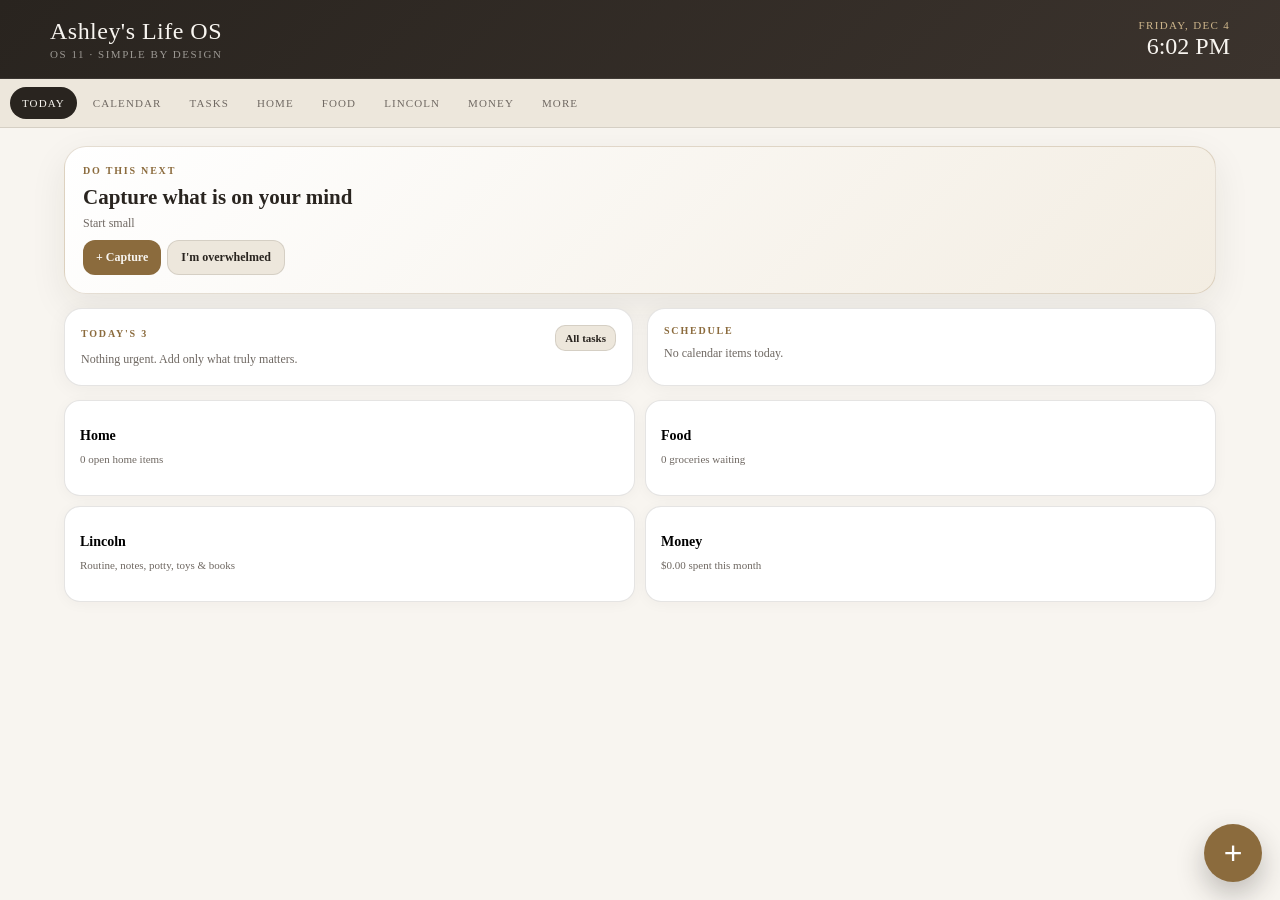
<file: index.html>
<!DOCTYPE html>
<html lang="en">
<head>
<meta charset="UTF-8" />
<meta name="viewport" content="width=device-width, initial-scale=1.0" />
<title>Ashley's Life OS 11</title>
<link rel="stylesheet" href="styles.css">
<link rel="manifest" href="manifest.webmanifest">
<meta name="theme-color" content="#28231E">
<meta name="apple-mobile-web-app-capable" content="yes">
<meta name="apple-mobile-web-app-status-bar-style" content="black-translucent">
<meta name="apple-mobile-web-app-title" content="Life OS">
<link rel="apple-touch-icon" href="icon.svg">
</head>
<body>
<header class="app-header"><div class="header-inner"><div class="brand"><h1>Ashley's Life OS</h1><p>OS 11 · simple by design</p></div><div class="datebox"><div class="d" id="dateText"></div><div class="t" id="timeText"></div></div></div></header>
<nav class="tabs" id="tabs"></nav>
<main>
<section id="dashboard" class="section active"></section>
<section id="calendar" class="section"></section>
<section id="tasks" class="section"></section>
<section id="cleaning" class="section"></section>
<section id="meals" class="section"></section>
<section id="lincoln" class="section"></section>
<section id="finances" class="section"></section>
<section id="more" class="section"></section>
</main>
<button class="fab" id="quickAdd" aria-label="Quick add" onclick="openQuickCapture()">+</button>
<div class="toast" id="toast"></div>
<div class="modal-overlay" id="MO" onclick="cmo(event)"><div class="modal"><div class="modal-head"><div class="modal-title" id="MT"></div><button class="modal-close" onclick="cm()">Close</button></div><div id="MB"></div><div class="modal-actions" id="MA"></div></div></div>
<script src="app.js"></script>
<script>if('serviceWorker' in navigator){window.addEventListener('load',()=>navigator.serviceWorker.register('./service-worker.js').catch(()=>{}));}</script>
</body>
</html>
</file>
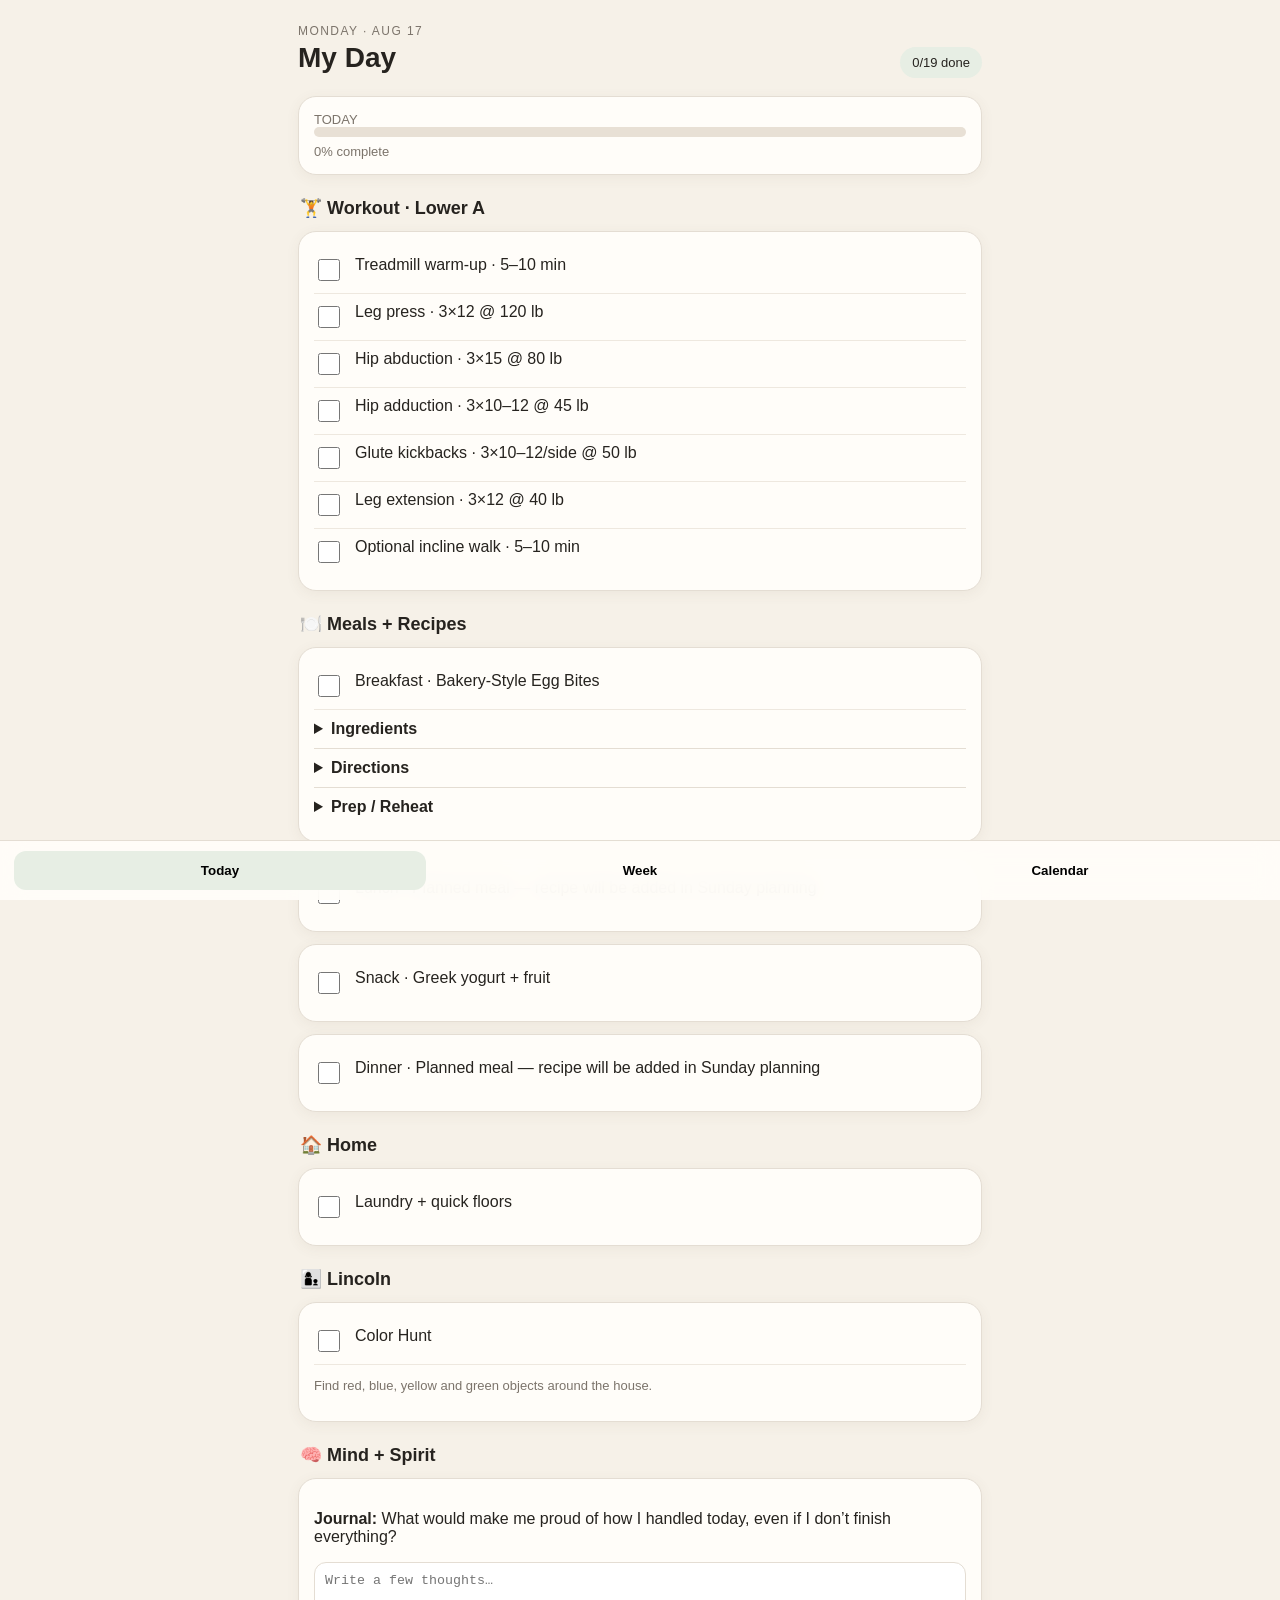
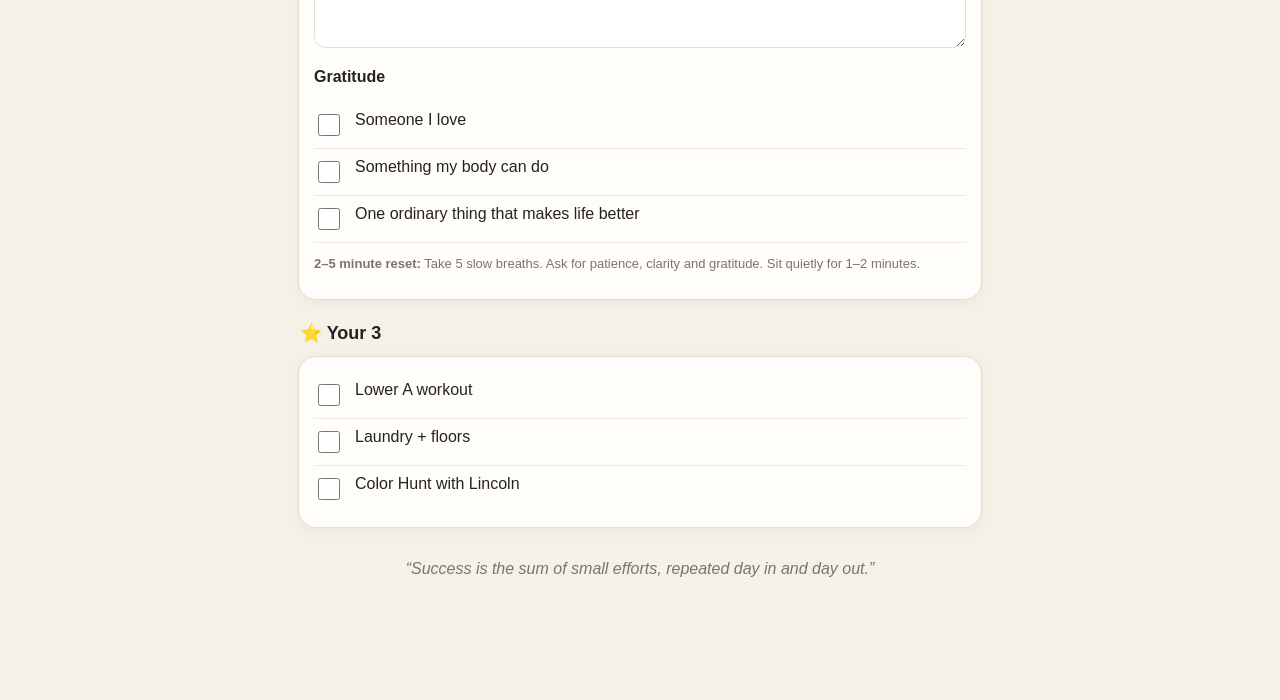
<file: my-week/index.html>
<!doctype html><html lang="en"><head><meta charset="utf-8"><meta name="viewport" content="width=device-width,initial-scale=1,viewport-fit=cover"><meta name="theme-color" content="#f6f1e8"><meta name="apple-mobile-web-app-capable" content="yes"><meta name="apple-mobile-web-app-status-bar-style" content="default"><meta name="apple-mobile-web-app-title" content="My Week"><title>My Week</title><link rel="manifest" href="manifest.webmanifest"><link rel="stylesheet" href="styles.css"></head><body><main id="app"></main><nav class="tabs"><button data-tab="today" class="active">Today</button><button data-tab="week">Week</button><button data-tab="calendar">Calendar</button></nav><script src="app.js"></script><script>if('serviceWorker'in navigator){navigator.serviceWorker.register('service-worker.js')}</script></body></html>
</file>
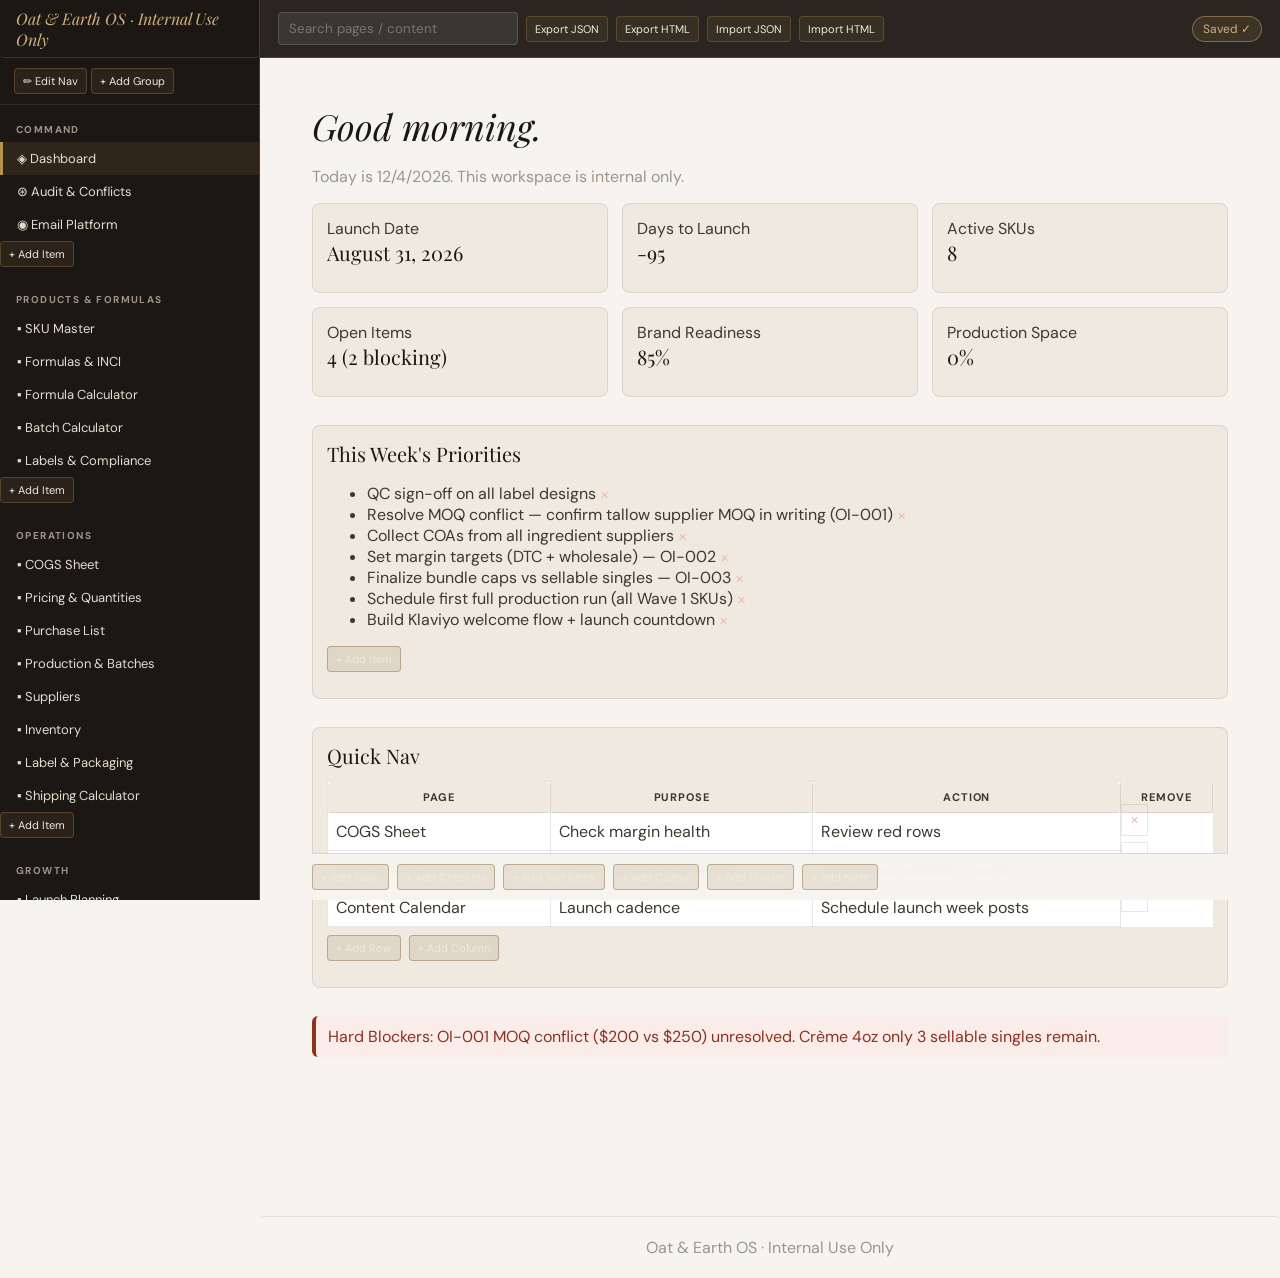
<file: oat_earth_os_part1_1.html>
<!DOCTYPE html>
<html lang="en">
<head>
  <meta charset="UTF-8" />
  <meta name="viewport" content="width=device-width, initial-scale=1.0" />
  <title>Oat &amp; Earth OS</title>
  <link rel="preconnect" href="https://fonts.googleapis.com">
  <link rel="preconnect" href="https://fonts.gstatic.com" crossorigin>
  <link href="https://fonts.googleapis.com/css2?family=DM+Sans:wght@400;500;700&family=Playfair+Display:ital,wght@0,400;0,600;1,400&display=swap" rel="stylesheet">
  <style>
    :root {
      --cream: #F7F4EF; --cream2: #EFE9E0; --cream3: #E5DDD0;
      --ink: #1a1714; --ink2: #3d3830; --ink3: #6b6358; --ink4: #9e9488;
      --gold: #8a6c3e; --gold2: #b8924f; --gold3: #d4b07a;
      --olive: #6b7c5a; --sage: #8a9e7a; --charcoal: #2a2520;
      --red: #8c3220; --amber: #7a5010; --green: #2a5e38;
      --sidebar: 260px; --hdr: 58px;
    }
    * { box-sizing: border-box; }
    body { margin:0; font-family:'DM Sans',sans-serif; color:var(--ink2); background:var(--cream); }
    [contenteditable="true"] { outline:none; border-radius:4px; transition:.15s; }
    [contenteditable="true"]:hover { background: rgba(138,108,62,.08); }
    [contenteditable="true"]:focus { box-shadow:0 0 0 2px rgba(138,108,62,.35); background: rgba(138,108,62,.11); }

    .app { display:flex; min-height:100vh; }
    aside { width:var(--sidebar); background:var(--ink); color:var(--cream2); position:fixed; left:0; top:0; bottom:0; overflow:auto; border-right:1px solid rgba(212,176,122,.24); }
    .brand { height:var(--hdr); display:flex; align-items:center; padding:0 16px; border-bottom:1px solid rgba(212,176,122,.2); font-family:'Playfair Display',serif; font-style:italic; color:var(--gold3); }
    .nav-controls { padding:10px 14px; border-bottom:1px solid rgba(212,176,122,.14); }
    .btn { border:1px solid rgba(138,108,62,.45); background:rgba(138,108,62,.15); color:var(--cream2); padding:6px 10px; border-radius:4px; font-size:12px; cursor:pointer; }
    .btn:hover { background:rgba(138,108,62,.24); }
    .nav-group { padding:8px 0; }
    .nav-group h4 { padding:10px 16px 6px; margin:0; font-size:10px; letter-spacing:.14em; color:var(--ink4); text-transform:uppercase; }
    .nav-item { display:flex; align-items:center; justify-content:space-between; gap:6px; padding:8px 16px 8px 14px; border-left:3px solid transparent; cursor:pointer; color:#e4dccf; font-size:13px; }
    .nav-item:hover { background:rgba(138,108,62,.1); }
    .nav-item.active { border-left-color:var(--gold2); background:rgba(138,108,62,.18); }
    .nav-delete,.item-delete,.group-delete,.row-del { display:none; color:#f2b7ab; cursor:pointer; font-size:11px; }
    .edit-nav .nav-delete,.edit-nav .group-delete { display:inline; }

    main { margin-left:var(--sidebar); width:calc(100% - var(--sidebar)); }
    header { height:var(--hdr); background:var(--charcoal); color:var(--cream2); display:flex; align-items:center; gap:8px; padding:0 18px; position:sticky; top:0; z-index:40; border-bottom:1px solid rgba(212,176,122,.2); }
    header input { background:rgba(255,255,255,.08); border:1px solid rgba(255,255,255,.15); color:var(--cream2); border-radius:4px; padding:7px 10px; width:240px; }
    .save-pill { margin-left:auto; font-size:12px; border:1px solid rgba(212,176,122,.45); background:rgba(138,108,62,.22); color:var(--gold3); border-radius:999px; padding:4px 10px; }

    .page { display:none; max-width:1080px; margin:0 auto; padding:44px 52px 92px; animation:fadeUp .25s ease; }
    .page.active { display:block; }
    @keyframes fadeUp { from{opacity:0; transform:translateY(8px);} to{opacity:1; transform:translateY(0);} }

    h1,h2,h3 { font-family:'Playfair Display',serif; color:var(--ink); margin:0 0 12px; }
    h1 { font-size:36px; font-style:italic; font-weight:400; }
    h2 { font-size:25px; font-weight:400; }
    h3 { font-size:20px; font-weight:400; }
    p,li,small,label,th,td,button,span,div,input,select,textarea { font-family:'DM Sans',sans-serif; }
    .muted { color:var(--ink4); }
    .grid-2 { display:grid; grid-template-columns:repeat(2,minmax(0,1fr)); gap:14px; }
    .grid-3 { display:grid; grid-template-columns:repeat(3,minmax(0,1fr)); gap:14px; }
    .card { background:var(--cream2); border:1px solid rgba(61,56,48,.12); border-radius:8px; padding:14px; }
    .danger { border-left:4px solid var(--red); background:#f9ece9; color:var(--red); padding:10px 12px; border-radius:6px; }
    .warn { border-left:4px solid var(--amber); background:#f7f1e7; color:var(--amber); padding:10px 12px; border-radius:6px; }
    .good { border-left:4px solid var(--green); background:#edf4ef; color:var(--green); padding:10px 12px; border-radius:6px; }

    table { width:100%; border-collapse:collapse; background:white; }
    th,td { border:1px solid rgba(61,56,48,.12); padding:8px; vertical-align:top; }
    th { background:var(--cream2); font-size:11px; letter-spacing:.08em; text-transform:uppercase; cursor:pointer; }
    .toolbar,.table-tools,.list-tools,.bottom-tools { display:flex; gap:8px; flex-wrap:wrap; margin:8px 0 12px; }
    .tiny { font-size:11px; padding:5px 8px; }
    .pill { display:inline-block; font-size:11px; padding:3px 8px; border-radius:999px; }
    .pill-red{ background:#f2d5cf; color:var(--red); }
    .pill-amber{ background:#f1e5cf; color:var(--amber); }
    .pill-green{ background:#d8eadb; color:var(--green); }
    .stock-red { background:rgba(140,50,32,.11); color:var(--red); font-weight:700; }
    .stock-amber { background:rgba(122,80,16,.11); color:var(--amber); font-weight:700; }
    .stock-green { background:rgba(42,94,56,.11); color:var(--green); font-weight:700; }
    .section { margin-bottom:28px; }

    .collapsible > summary { cursor:pointer; font-family:'Playfair Display',serif; font-size:20px; color:var(--ink); margin-bottom:10px; }

    .attachment-wrap { border:1px solid rgba(61,56,48,.15); border-radius:8px; background:var(--cream2); overflow:hidden; }
    .attachment-head { padding:8px 10px; background:var(--cream3); display:flex; justify-content:space-between; align-items:center; }
    .attachment-body { padding:10px; display:none; }
    .attachment-wrap.open .attachment-body{ display:block; }
    .attach-item { border:1px solid rgba(61,56,48,.2); background:#fff; border-radius:6px; padding:8px; margin:8px 0; }
    .attach-item img { max-width:220px; display:block; margin-bottom:6px; }

    .bottom-tools { position:sticky; bottom:0; background:rgba(247,244,239,.96); border-top:1px solid rgba(61,56,48,.15); padding:10px 0; backdrop-filter: blur(3px); }
    footer { padding:20px; text-align:center; color:var(--ink4); border-top:1px solid rgba(61,56,48,.1); }

    @media (max-width:980px){
      :root{ --sidebar: 225px; }
      .page{ padding:26px 18px 88px; }
      .grid-3{ grid-template-columns:1fr; }
      .grid-2{ grid-template-columns:1fr; }
      header input{ width:140px; }
    }
    @media print{
      aside,header,.bottom-tools,.table-tools,.list-tools,.attachment-head button,.nav-controls{ display:none !important; }
      main{ margin:0; width:100%; }
      .page{ display:block !important; page-break-after:always; }
      body{ background:#fff; }
    }
  </style>
</head>
<body>
<div class="app" id="app">
  <aside id="sidebar">
    <div class="brand" contenteditable="true">Oat &amp; Earth OS · Internal Use Only</div>
    <div class="nav-controls">
      <button class="btn tiny" id="toggleNavEdit" contenteditable="true">✏ Edit Nav</button>
      <button class="btn tiny" id="addNavGroup" contenteditable="true">+ Add Group</button>
    </div>
    <div id="nav"></div>
  </aside>
  <main>
    <header>
      <input id="search" placeholder="Search pages / content" contenteditable="true" />
      <button class="btn tiny" id="exportJSON" contenteditable="true">Export JSON</button>
      <button class="btn tiny" id="exportHTML" contenteditable="true">Export HTML</button>
      <button class="btn tiny" id="importJSONBtn" contenteditable="true">Import JSON</button>
      <button class="btn tiny" id="importHTMLBtn" contenteditable="true">Import HTML</button>
      <input type="file" id="importJSONInput" accept="application/json" style="display:none" />
      <input type="file" id="importHTMLInput" accept="text/html" style="display:none" />
      <span class="save-pill" id="savePill" contenteditable="true">Saved ✓</span>
    </header>

    <section class="page active" id="dashboard" data-page="dashboard">
      <h1 contenteditable="true">Good morning.</h1>
      <p class="muted" contenteditable="true">Today is <span id="todayDate" contenteditable="true"></span>. This workspace is internal only.</p>
      <div class="grid-3 section">
        <div class="card"><div contenteditable="true">Launch Date</div><h3 contenteditable="true">August 31, 2026</h3></div>
        <div class="card"><div contenteditable="true">Days to Launch</div><h3 id="daysToLaunch" contenteditable="true">—</h3></div>
        <div class="card"><div contenteditable="true">Active SKUs</div><h3 contenteditable="true">8</h3></div>
        <div class="card"><div contenteditable="true">Open Items</div><h3 contenteditable="true">4 (2 blocking)</h3></div>
        <div class="card"><div contenteditable="true">Brand Readiness</div><h3 contenteditable="true">85%</h3></div>
        <div class="card"><div contenteditable="true">Production Space</div><h3 contenteditable="true">0%</h3></div>
      </div>
      <div class="section card">
        <h3 contenteditable="true">This Week's Priorities</h3>
        <ul class="editable-list" data-list="priorities">
          <li contenteditable="true">QC sign-off on all label designs <span class="item-delete">✕</span></li>
          <li contenteditable="true">Resolve MOQ conflict — confirm tallow supplier MOQ in writing (OI-001) <span class="item-delete">✕</span></li>
          <li contenteditable="true">Collect COAs from all ingredient suppliers <span class="item-delete">✕</span></li>
          <li contenteditable="true">Set margin targets (DTC + wholesale) — OI-002 <span class="item-delete">✕</span></li>
          <li contenteditable="true">Finalize bundle caps vs sellable singles — OI-003 <span class="item-delete">✕</span></li>
          <li contenteditable="true">Schedule first full production run (all Wave 1 SKUs) <span class="item-delete">✕</span></li>
          <li contenteditable="true">Build Klaviyo welcome flow + launch countdown <span class="item-delete">✕</span></li>
        </ul>
        <div class="list-tools"><button class="btn tiny add-list-item" data-target="priorities" contenteditable="true">+ Add Item</button></div>
      </div>
      <div class="section card">
        <h3 contenteditable="true">Quick Nav</h3>
        <table class="sortable editable-table" data-table="quick-nav">
          <thead><tr><th contenteditable="true">Page</th><th contenteditable="true">Purpose</th><th contenteditable="true">Action</th><th contenteditable="true">Remove</th></tr></thead>
          <tbody>
            <tr draggable="true"><td contenteditable="true">COGS Sheet</td><td contenteditable="true">Check margin health</td><td contenteditable="true">Review red rows</td><td class="row-del">✕</td></tr>
            <tr draggable="true"><td contenteditable="true">Pricing &amp; Quantities</td><td contenteditable="true">Launch stock guardrails</td><td contenteditable="true">Watch low sellable counts</td><td class="row-del">✕</td></tr>
            <tr draggable="true"><td contenteditable="true">Content Calendar</td><td contenteditable="true">Launch cadence</td><td contenteditable="true">Schedule launch week posts</td><td class="row-del">✕</td></tr>
          </tbody>
        </table>
        <div class="table-tools">
          <button class="btn tiny add-row" data-table="quick-nav" contenteditable="true">+ Add Row</button>
          <button class="btn tiny add-col" data-table="quick-nav" contenteditable="true">+ Add Column</button>
        </div>
      </div>
      <div class="danger" contenteditable="true">Hard Blockers: OI-001 MOQ conflict ($200 vs $250) unresolved. Crème 4oz only 3 sellable singles remain.</div>
      <div class="bottom-tools"><button class="btn tiny universal-add" data-type="table" contenteditable="true">+ Add Table</button><button class="btn tiny universal-add" data-type="checklist" contenteditable="true">+ Add Checklist</button><button class="btn tiny universal-add" data-type="text" contenteditable="true">+ Add Text Block</button><button class="btn tiny universal-add" data-type="callout" contenteditable="true">+ Add Callout</button><button class="btn tiny universal-add" data-type="divider" contenteditable="true">+ Add Divider</button><button class="btn tiny universal-add" data-type="note" contenteditable="true">+ Add Note</button></div>
    </section>

    <section class="page" id="audit" data-page="audit"><h2 contenteditable="true">Audit &amp; Conflicts</h2>
      <table class="sortable editable-table" data-table="audit-items"><thead><tr><th>ID</th><th>Severity</th><th>Title</th><th>Description</th><th>Decision Needed</th><th>Owner</th><th>Due Date</th><th>Status</th><th>Remove</th></tr></thead>
      <tbody>
        <tr draggable="true"><td contenteditable="true">OI-001</td><td><span class="pill pill-red" contenteditable="true">CRITICAL</span></td><td contenteditable="true">MOQ conflict — tallow supplier</td><td contenteditable="true">$200 vs $250 conflicting docs</td><td contenteditable="true">Confirm in writing before ordering</td><td contenteditable="true">Ashley</td><td contenteditable="true">2026-05-15</td><td contenteditable="true">Critical</td><td class="row-del">✕</td></tr>
        <tr draggable="true"><td contenteditable="true">OI-002</td><td><span class="pill pill-amber" contenteditable="true">ACTIVE</span></td><td contenteditable="true">Margin targets not set</td><td contenteditable="true">Finalize DTC/wholesale targets</td><td contenteditable="true">Set DTC 65% / wholesale 45%</td><td contenteditable="true">Ashley</td><td contenteditable="true">2026-05-22</td><td contenteditable="true">Active</td><td class="row-del">✕</td></tr>
        <tr draggable="true"><td contenteditable="true">OI-003</td><td><span class="pill pill-amber" contenteditable="true">ACTIVE</span></td><td contenteditable="true">Bundle cap pressure</td><td contenteditable="true">Crème 4oz singles constrained</td><td contenteditable="true">Adjust bundle caps or produce more</td><td contenteditable="true">Ashley</td><td contenteditable="true">2026-05-22</td><td contenteditable="true">Active</td><td class="row-del">✕</td></tr>
      </tbody></table>
      <div class="table-tools"><button class="btn tiny add-row" data-table="audit-items" contenteditable="true">+ Add Open Item</button><button class="btn tiny add-col" data-table="audit-items" contenteditable="true">+ Add Column</button></div>
      <div class="bottom-tools"><button class="btn tiny universal-add" data-type="table" contenteditable="true">+ Add Table</button><button class="btn tiny universal-add" data-type="checklist" contenteditable="true">+ Add Checklist</button><button class="btn tiny universal-add" data-type="text" contenteditable="true">+ Add Text Block</button><button class="btn tiny universal-add" data-type="callout" contenteditable="true">+ Add Callout</button><button class="btn tiny universal-add" data-type="divider" contenteditable="true">+ Add Divider</button><button class="btn tiny universal-add" data-type="note" contenteditable="true">+ Add Note</button></div>
    </section>

    <section class="page" id="email-platform" data-page="email-platform"><h2 contenteditable="true">Email Platform</h2>
      <p contenteditable="true">Platform recommendation: <strong>Klaviyo</strong></p>
      <div class="grid-2">
        <div class="card"><h3 contenteditable="true">Setup Checklist</h3><ul class="editable-list" data-list="email-setup">
          <li contenteditable="true">Create Klaviyo account <span class="item-delete">✕</span></li><li contenteditable="true">Install Shopify integration <span class="item-delete">✕</span></li><li contenteditable="true">Configure list growth forms <span class="item-delete">✕</span></li><li contenteditable="true">Enable welcome flow <span class="item-delete">✕</span></li><li contenteditable="true">Create launch week campaign calendar <span class="item-delete">✕</span></li><li contenteditable="true">Set sender domain authentication <span class="item-delete">✕</span></li><li contenteditable="true">Seed test segment <span class="item-delete">✕</span></li><li contenteditable="true">Add FOUNDERS15 conditional block <span class="item-delete">✕</span></li><li contenteditable="true">Create post-purchase flow <span class="item-delete">✕</span></li><li contenteditable="true">Create win-back flow <span class="item-delete">✕</span></li>
        </ul><div class="list-tools"><button class="btn tiny add-list-item" data-target="email-setup" contenteditable="true">+ Add Item</button></div></div>
        <div class="card"><h3 contenteditable="true">Integration Status</h3><table class="sortable editable-table" data-table="email-integration"><thead><tr><th>System</th><th>Status</th><th>Notes</th><th>Remove</th></tr></thead><tbody><tr draggable="true"><td contenteditable="true">Shopify</td><td contenteditable="true">Not connected</td><td contenteditable="true">Pending plan reactivation</td><td class="row-del">✕</td></tr><tr draggable="true"><td contenteditable="true">Signup Form</td><td contenteditable="true">Draft</td><td contenteditable="true">Need embed on oatearth.com/join</td><td class="row-del">✕</td></tr></tbody></table><div class="table-tools"><button class="btn tiny add-row" data-table="email-integration" contenteditable="true">+ Add Row</button><button class="btn tiny add-col" data-table="email-integration" contenteditable="true">+ Add Column</button></div></div>
      </div>
      <div class="section" data-attach="email-platform"></div>
      <div class="bottom-tools"><button class="btn tiny universal-add" data-type="table" contenteditable="true">+ Add Table</button><button class="btn tiny universal-add" data-type="checklist" contenteditable="true">+ Add Checklist</button><button class="btn tiny universal-add" data-type="text" contenteditable="true">+ Add Text Block</button><button class="btn tiny universal-add" data-type="callout" contenteditable="true">+ Add Callout</button><button class="btn tiny universal-add" data-type="divider" contenteditable="true">+ Add Divider</button><button class="btn tiny universal-add" data-type="note" contenteditable="true">+ Add Note</button></div>
    </section>

    <section class="page" id="sku-master" data-page="sku-master"><h2 contenteditable="true">SKU Master</h2>
      <h3 contenteditable="true">Singles</h3>
      <table class="sortable editable-table" data-table="sku-singles"><thead><tr><th>SKU</th><th>Product</th><th>Variant</th><th>Size</th><th>Container</th><th>Price</th><th>PAO</th><th>Notes</th><th>Remove</th></tr></thead><tbody>
        <tr draggable="true"><td contenteditable="true">OE-LBC-2OZ</td><td contenteditable="true">Lipid Barrier Crème</td><td contenteditable="true">Unscented</td><td contenteditable="true">2 oz / 56g</td><td contenteditable="true">Frosted glass jar</td><td contenteditable="true">30</td><td contenteditable="true">12M</td><td contenteditable="true">HERO</td><td class="row-del">✕</td></tr>
        <tr draggable="true"><td contenteditable="true">OE-LBC-4OZ</td><td contenteditable="true">Lipid Barrier Crème</td><td contenteditable="true">Unscented</td><td contenteditable="true">4 oz / 113g</td><td contenteditable="true">Frosted glass jar</td><td contenteditable="true">54</td><td contenteditable="true">12M</td><td contenteditable="true">—</td><td class="row-del">✕</td></tr>
        <tr draggable="true"><td contenteditable="true">OE-RBP-EMBER</td><td contenteditable="true">Refining Body Polish</td><td contenteditable="true">Ember</td><td contenteditable="true">8 oz / 227g</td><td contenteditable="true">Amber PET jar</td><td contenteditable="true">42</td><td contenteditable="true">12M</td><td contenteditable="true">Amyris/Vetiver/Frankincense</td><td class="row-del">✕</td></tr>
        <tr draggable="true"><td contenteditable="true">OE-RBP-GROVE</td><td contenteditable="true">Refining Body Polish</td><td contenteditable="true">Grove</td><td contenteditable="true">8 oz / 227g</td><td contenteditable="true">Amber PET jar</td><td contenteditable="true">42</td><td contenteditable="true">12M</td><td contenteditable="true">Vanilla/Cardamom/Sandalwood</td><td class="row-del">✕</td></tr>
        <tr draggable="true"><td contenteditable="true">OE-MOS-BARE</td><td contenteditable="true">Mineral &amp; Oat Soak</td><td contenteditable="true">Bare</td><td contenteditable="true">10 oz / 284g</td><td contenteditable="true">Matte black mylar pouch</td><td contenteditable="true">32</td><td contenteditable="true">24M</td><td contenteditable="true">Unscented</td><td class="row-del">✕</td></tr>
        <tr draggable="true"><td contenteditable="true">OE-MOS-DRIFT</td><td contenteditable="true">Mineral &amp; Oat Soak</td><td contenteditable="true">Drift</td><td contenteditable="true">10 oz / 284g</td><td contenteditable="true">Matte black mylar pouch</td><td contenteditable="true">32</td><td contenteditable="true">24M</td><td contenteditable="true">Lavender/Bergamot/Eucalyptus/Roman chamomile</td><td class="row-del">✕</td></tr>
        <tr draggable="true"><td contenteditable="true">OE-GMS-BARE</td><td contenteditable="true">Lipid + Milk Cleansing Bar</td><td contenteditable="true">Bare</td><td contenteditable="true">4.7 oz / 134g</td><td contenteditable="true">Bar wrap</td><td contenteditable="true">14</td><td contenteditable="true">—</td><td contenteditable="true">CP soap 7% superfat</td><td class="row-del">✕</td></tr>
        <tr draggable="true"><td contenteditable="true">OE-GMS-SOLACE</td><td contenteditable="true">Lipid + Milk Cleansing Bar</td><td contenteditable="true">Solace</td><td contenteditable="true">4.7 oz / 134g</td><td contenteditable="true">Bar wrap</td><td contenteditable="true">14</td><td contenteditable="true">—</td><td contenteditable="true">Roman chamomile CO2/Vanilla/Sandalwood</td><td class="row-del">✕</td></tr>
      </tbody></table>
      <div class="table-tools"><button class="btn tiny add-row" data-table="sku-singles" contenteditable="true">+ Add Row</button><button class="btn tiny add-col" data-table="sku-singles" contenteditable="true">+ Add Column</button></div>
      <h3 contenteditable="true">Bundles</h3>
      <table class="sortable editable-table" data-table="sku-bundles"><thead><tr><th>Bundle SKU</th><th>Name</th><th>Includes</th><th>Retail Price</th><th>Savings</th><th>Shopify Cap</th><th>Remove</th></tr></thead><tbody>
      <tr draggable="true"><td contenteditable="true">OE-BUNDLE-BARR-1</td><td contenteditable="true">Barrier Set — Ember</td><td contenteditable="true">Crème 4oz + Polish Ember</td><td contenteditable="true">84</td><td contenteditable="true">12</td><td contenteditable="true">9</td><td class="row-del">✕</td></tr>
      <tr draggable="true"><td contenteditable="true">OE-BUNDLE-BARR-2</td><td contenteditable="true">Barrier Set — Grove</td><td contenteditable="true">Crème 4oz + Polish Grove</td><td contenteditable="true">84</td><td contenteditable="true">12</td><td contenteditable="true">9</td><td class="row-del">✕</td></tr>
      <tr draggable="true"><td contenteditable="true">OE-BUNDLE-DISC-1</td><td contenteditable="true">Discovery Set — Ember</td><td contenteditable="true">Soak Bare + Polish Ember + Bar Bare + Crème 2oz</td><td contenteditable="true">104</td><td contenteditable="true">14</td><td contenteditable="true">5</td><td class="row-del">✕</td></tr>
      <tr draggable="true"><td contenteditable="true">OE-BUNDLE-DISC-2</td><td contenteditable="true">Discovery Set — Grove</td><td contenteditable="true">Soak Drift + Polish Grove + Bar Solace + Crème 2oz</td><td contenteditable="true">104</td><td contenteditable="true">14</td><td contenteditable="true">5</td><td class="row-del">✕</td></tr>
      <tr draggable="true"><td contenteditable="true">OE-BUNDLE-SOAK</td><td contenteditable="true">Mineral Soak Set</td><td contenteditable="true">Soak Bare + Soak Drift</td><td contenteditable="true">58</td><td contenteditable="true">6</td><td contenteditable="true">14</td><td class="row-del">✕</td></tr>
      <tr draggable="true"><td contenteditable="true">OE-BUNDLE-SOAP</td><td contenteditable="true">Soap Duo</td><td contenteditable="true">Bar Bare + Bar Solace</td><td contenteditable="true">25</td><td contenteditable="true">3</td><td contenteditable="true">10</td><td class="row-del">✕</td></tr>
      </tbody></table>
      <div class="warn" contenteditable="true">FOUNDERS15: 15% off singles only. Does not apply to bundles.</div>
      <div class="table-tools"><button class="btn tiny add-row" data-table="sku-bundles" contenteditable="true">+ Add Row</button><button class="btn tiny add-col" data-table="sku-bundles" contenteditable="true">+ Add Column</button></div>
      <div class="bottom-tools"><button class="btn tiny universal-add" data-type="table" contenteditable="true">+ Add Table</button><button class="btn tiny universal-add" data-type="checklist" contenteditable="true">+ Add Checklist</button><button class="btn tiny universal-add" data-type="text" contenteditable="true">+ Add Text Block</button><button class="btn tiny universal-add" data-type="callout" contenteditable="true">+ Add Callout</button><button class="btn tiny universal-add" data-type="divider" contenteditable="true">+ Add Divider</button><button class="btn tiny universal-add" data-type="note" contenteditable="true">+ Add Note</button></div>
    </section>

    <section class="page" id="formulas-inci" data-page="formulas-inci"><h2 contenteditable="true">Formulas &amp; INCI</h2><div class="card"><p contenteditable="true">Status: <span class="pill pill-red">Locked</span></p></div>
      <table class="sortable editable-table" data-table="inci-table"><thead><tr><th>Product</th><th>INCI (locked source, editable copy)</th><th>Allergen</th><th>Notes</th><th>Remove</th></tr></thead><tbody>
      <tr draggable="true"><td contenteditable="true">Crème</td><td contenteditable="true">Ingredients: Tallow, Rosa Canina Seed Oil, Limnanthes Alba (Meadowfoam) Seed Oil, Simmondsia Chinensis (Jojoba) Seed Oil, Squalane, Calendula Officinalis Flower Extract (and) Helianthus Annuus (Sunflower) Seed Oil, Borago Officinalis Seed Oil, Hippophae Rhamnoides Fruit Oil, Cera Alba, Boswellia Serrata Resin Extract, Maranta Arundinacea Root Powder, Tocopherol.</td><td contenteditable="true">—</td><td contenteditable="true">Add calendula + frankincense at ≤140°F/60°C</td><td class="row-del">✕</td></tr>
      <tr draggable="true"><td contenteditable="true">Polish Ember</td><td contenteditable="true">Ingredients: Sucrose, Tallow, Maris Sal, Mangifera Indica (Mango) Seed Butter, Avena Sativa (Oat) Kernel Flour, Simmondsia Chinensis (Jojoba) Seed Oil, Limnanthes Alba (Meadowfoam) Seed Oil, Sodium Chloride, Ghassoul, Rosa Canina Seed Oil, Maranta Arundinacea Root Powder, Squalane, Rosmarinus Officinalis (Rosemary) Leaf Extract, Tocopherol, Amyris Balsamifera Bark Oil, Vetiveria Zizanoides Root Oil, Boswellia Carterii Oil.</td><td contenteditable="true">—</td><td contenteditable="true">EO blend Ember</td><td class="row-del">✕</td></tr>
      <tr draggable="true"><td contenteditable="true">Polish Grove</td><td contenteditable="true">Ingredients: Sucrose, Tallow, Maris Sal, Mangifera Indica (Mango) Seed Butter, Avena Sativa (Oat) Kernel Flour, Simmondsia Chinensis (Jojoba) Seed Oil, Limnanthes Alba (Meadowfoam) Seed Oil, Sodium Chloride, Ghassoul, Rosa Canina Seed Oil, Maranta Arundinacea Root Powder, Squalane, Rosmarinus Officinalis (Rosemary) Leaf Extract, Vanilla Planifolia Fruit Extract, Tocopherol, Amyris Balsamifera Bark Oil, Elettaria Cardamomum Seed Oil, Santalum Album Oil.</td><td contenteditable="true">—</td><td contenteditable="true">EO blend Grove</td><td class="row-del">✕</td></tr>
      <tr draggable="true"><td contenteditable="true">Soak Bare</td><td contenteditable="true">Ingredients: Magnesium Chloride, Maris Sal, Avena Sativa (Oat) Kernel Flour, Sodium Chloride, Magnesium Sulfate, Capra Hircus (Goat) Milk Powder, Sodium Bicarbonate, Maranta Arundinacea Root Powder, Chamomilla Recutita (Matricaria) Flower Extract.</td><td contenteditable="true">Contains goat milk</td><td contenteditable="true">Base formula</td><td class="row-del">✕</td></tr>
      <tr draggable="true"><td contenteditable="true">Soak Drift</td><td contenteditable="true">Ingredients: Magnesium Chloride, Maris Sal, Avena Sativa (Oat) Kernel Flour, Sodium Chloride, Magnesium Sulfate, Capra Hircus (Goat) Milk Powder, Sodium Bicarbonate, Maranta Arundinacea Root Powder, Chamomilla Recutita (Matricaria) Flower Extract, Lavandula Angustifolia (Lavender) Oil, Eucalyptus Globulus Leaf Oil, Citrus Aurantium Bergamia (Bergamot) Peel Oil, Anthemis Nobilis Flower Oil.</td><td contenteditable="true">Contains goat milk</td><td contenteditable="true">Drift EO 0.5%</td><td class="row-del">✕</td></tr>
      <tr draggable="true"><td contenteditable="true">Bar Bare</td><td contenteditable="true">Ingredients: Sodium Tallowate, Sodium Olivate, Sodium Cocoate, Sodium Castorate, Capra Hircus (Goat) Milk, Avena Sativa (Oat) Kernel Flour, Mel (Honey), Glycerin.</td><td contenteditable="true">Contains goat milk; contains honey</td><td contenteditable="true">CP soap superfat 7%</td><td class="row-del">✕</td></tr>
      <tr draggable="true"><td contenteditable="true">Bar Solace</td><td contenteditable="true">Ingredients: Sodium Tallowate, Sodium Olivate, Sodium Cocoate, Sodium Castorate, Capra Hircus (Goat) Milk, Avena Sativa (Oat) Kernel Flour, Mel (Honey), Glycerin, Anthemis Nobilis Flower Extract, Vanilla Planifolia Fruit Extract, Santalum Album Oil.</td><td contenteditable="true">Contains goat milk; contains honey</td><td contenteditable="true">Solace EO 0.5%</td><td class="row-del">✕</td></tr>
      </tbody></table>
      <div class="table-tools"><button class="btn tiny add-row" data-table="inci-table" contenteditable="true">+ Add Row</button><button class="btn tiny add-col" data-table="inci-table" contenteditable="true">+ Add Column</button></div>
      <div class="section" data-attach="formulas-inci"></div>
      <div class="bottom-tools"><button class="btn tiny universal-add" data-type="table" contenteditable="true">+ Add Table</button><button class="btn tiny universal-add" data-type="checklist" contenteditable="true">+ Add Checklist</button><button class="btn tiny universal-add" data-type="text" contenteditable="true">+ Add Text Block</button><button class="btn tiny universal-add" data-type="callout" contenteditable="true">+ Add Callout</button><button class="btn tiny universal-add" data-type="divider" contenteditable="true">+ Add Divider</button><button class="btn tiny universal-add" data-type="note" contenteditable="true">+ Add Note</button></div>
    </section>

    <section class="page" id="formula-calculator" data-page="formula-calculator"><h2 contenteditable="true">Formula Calculator</h2>
      <div class="toolbar">
        <label contenteditable="true">Product</label>
        <select id="formulaProduct"><option>Crème</option><option>Polish Ember</option><option>Polish Grove</option><option>Soak Bare</option><option>Soak Drift</option><option>Bar Bare</option><option>Bar Solace</option></select>
        <label contenteditable="true">Batch Size</label><input id="formulaBatch" type="number" value="1000" />
        <select id="formulaUnit"><option value="g">g</option><option value="oz">oz</option></select>
        <label contenteditable="true">Overage %</label><input id="formulaOverage" type="number" value="20" />
        <button class="btn tiny" id="calcFormula" contenteditable="true">Calculate</button>
        <button class="btn tiny" id="saveFormulaBtn" contenteditable="true">Save Formula</button>
      </div>
      <table class="editable-table sortable" data-table="formula-output"><thead><tr><th>Ingredient</th><th>%</th><th>grams needed</th><th>oz needed</th><th>cost/oz</th><th>total cost</th><th>Remove</th></tr></thead><tbody></tbody></table>
      <div class="card"><p contenteditable="true">Summary: Total Batch Weight <span id="sumWeight" contenteditable="true">0</span> | Total COGS <span id="sumCost" contenteditable="true">0</span> | Cost per Unit <span id="sumCPU" contenteditable="true">0</span></p></div>
      <div class="bottom-tools"><button class="btn tiny universal-add" data-type="table" contenteditable="true">+ Add Table</button><button class="btn tiny universal-add" data-type="checklist" contenteditable="true">+ Add Checklist</button><button class="btn tiny universal-add" data-type="text" contenteditable="true">+ Add Text Block</button><button class="btn tiny universal-add" data-type="callout" contenteditable="true">+ Add Callout</button><button class="btn tiny universal-add" data-type="divider" contenteditable="true">+ Add Divider</button><button class="btn tiny universal-add" data-type="note" contenteditable="true">+ Add Note</button></div>
    </section>

    <section class="page" id="batch-calculator" data-page="batch-calculator"><h2 contenteditable="true">Batch Calculator</h2>
      <table class="sortable editable-table" data-table="batch-input"><thead><tr><th>SKU</th><th>units to produce</th><th>fill weight g</th><th>overage %</th><th>batch size needed g</th><th>lot code</th><th>Remove</th></tr></thead><tbody>
      <tr draggable="true"><td contenteditable="true">OE-LBC-2OZ</td><td contenteditable="true">10</td><td contenteditable="true">56</td><td contenteditable="true">20</td><td class="batch-needed" contenteditable="true">672</td><td class="lot-code" contenteditable="true">OE-LBC-2OZ-20260417-001</td><td class="row-del">✕</td></tr>
      <tr draggable="true"><td contenteditable="true">OE-LBC-4OZ</td><td contenteditable="true">6</td><td contenteditable="true">113</td><td contenteditable="true">20</td><td class="batch-needed" contenteditable="true">813.6</td><td class="lot-code" contenteditable="true">OE-LBC-4OZ-20260417-001</td><td class="row-del">✕</td></tr>
      <tr draggable="true"><td contenteditable="true">OE-RBP-EMBER</td><td contenteditable="true">5</td><td contenteditable="true">227</td><td contenteditable="true">20</td><td class="batch-needed" contenteditable="true">1362</td><td class="lot-code" contenteditable="true">OE-RBP-EMBER-20260417-001</td><td class="row-del">✕</td></tr>
      <tr draggable="true"><td contenteditable="true">OE-MOS-BARE</td><td contenteditable="true">5</td><td contenteditable="true">284</td><td contenteditable="true">20</td><td class="batch-needed" contenteditable="true">1704</td><td class="lot-code" contenteditable="true">OE-MOS-BARE-20260417-001</td><td class="row-del">✕</td></tr>
      <tr draggable="true"><td contenteditable="true">OE-GMS-BARE</td><td contenteditable="true">10</td><td contenteditable="true">134</td><td contenteditable="true">20</td><td class="batch-needed" contenteditable="true">1608</td><td class="lot-code" contenteditable="true">OE-GMS-BARE-20260417-001</td><td class="row-del">✕</td></tr>
      </tbody></table>
      <div class="table-tools"><button class="btn tiny add-row" data-table="batch-input" contenteditable="true">+ Add Row</button><button class="btn tiny add-col" data-table="batch-input" contenteditable="true">+ Add Column</button><button class="btn tiny" id="recalcBatch" contenteditable="true">Recalculate</button><button class="btn tiny" id="exportBatchCSV" contenteditable="true">Export CSV</button></div>
      <div class="card"><h3 contenteditable="true">Soap Cure Tracker</h3><label contenteditable="true">Batch Date</label> <input id="soapBatchDate" type="date" value="2026-04-17"/> <span contenteditable="true">Cure Complete: <strong id="cureDate">2026-05-29</strong></span></div>
      <div class="card"><h3 contenteditable="true">Aggregated Ingredients</h3><table class="sortable editable-table" data-table="batch-agg"><thead><tr><th>Ingredient</th><th>Total g</th><th>Remove</th></tr></thead><tbody><tr draggable="true"><td contenteditable="true">Tallow</td><td contenteditable="true">0</td><td class="row-del">✕</td></tr></tbody></table></div>
      <div class="bottom-tools"><button class="btn tiny universal-add" data-type="table" contenteditable="true">+ Add Table</button><button class="btn tiny universal-add" data-type="checklist" contenteditable="true">+ Add Checklist</button><button class="btn tiny universal-add" data-type="text" contenteditable="true">+ Add Text Block</button><button class="btn tiny universal-add" data-type="callout" contenteditable="true">+ Add Callout</button><button class="btn tiny universal-add" data-type="divider" contenteditable="true">+ Add Divider</button><button class="btn tiny universal-add" data-type="note" contenteditable="true">+ Add Note</button></div>
    </section>

    <section class="page" id="labels-compliance" data-page="labels-compliance"><h2 contenteditable="true">Labels &amp; Compliance</h2>
      <ul class="editable-list" data-list="label-checks">
        <li contenteditable="true">Brand name and product name — exact match to SKU Master <span class="item-delete">✕</span></li><li contenteditable="true">Net weight in imperial and metric <span class="item-delete">✕</span></li><li contenteditable="true">Full INCI list in descending order — exact match to locked formula <span class="item-delete">✕</span></li><li contenteditable="true">PAO symbol + duration (12M or 24M) <span class="item-delete">✕</span></li><li contenteditable="true">Lot number field <span class="item-delete">✕</span></li><li contenteditable="true">Directions for use <span class="item-delete">✕</span></li><li contenteditable="true">Warning: For external use only. Discontinue if irritation occurs. <span class="item-delete">✕</span></li><li contenteditable="true">Allergen statement where applicable <span class="item-delete">✕</span></li><li contenteditable="true">Storage: Store below 75°F · Keep out of reach of children <span class="item-delete">✕</span></li><li contenteditable="true">No drug claims <span class="item-delete">✕</span></li>
      </ul>
      <div class="list-tools"><button class="btn tiny add-list-item" data-target="label-checks" contenteditable="true">+ Add Item</button></div>
      <table class="sortable editable-table" data-table="label-status"><thead><tr><th>SKU</th><th>Status</th><th>QC Sign-off</th><th>Printer</th><th>Dimensions</th><th>Notes</th><th>Remove</th></tr></thead><tbody><tr draggable="true"><td contenteditable="true">OE-LBC-2OZ</td><td contenteditable="true">Draft</td><td contenteditable="true">Pending</td><td contenteditable="true">StickerMule</td><td contenteditable="true">2.0 x 2.0</td><td contenteditable="true">Needs PAO icon</td><td class="row-del">✕</td></tr></tbody></table>
      <div class="section" data-attach="labels-compliance"></div>
      <div class="bottom-tools"><button class="btn tiny universal-add" data-type="table" contenteditable="true">+ Add Table</button><button class="btn tiny universal-add" data-type="checklist" contenteditable="true">+ Add Checklist</button><button class="btn tiny universal-add" data-type="text" contenteditable="true">+ Add Text Block</button><button class="btn tiny universal-add" data-type="callout" contenteditable="true">+ Add Callout</button><button class="btn tiny universal-add" data-type="divider" contenteditable="true">+ Add Divider</button><button class="btn tiny universal-add" data-type="note" contenteditable="true">+ Add Note</button></div>
    </section>

    <section class="page" id="cogs" data-page="cogs"><h2 contenteditable="true">COGS Sheet</h2>
      <div class="toolbar"><label contenteditable="true">Target DTC %</label><input id="targetDtc" type="number" value="65"><label contenteditable="true">Target Wholesale %</label><input id="targetWs" type="number" value="45"><button class="btn tiny" id="recalcCogs" contenteditable="true">Recalculate</button><button class="btn tiny" id="exportCogsCSV" contenteditable="true">Export CSV</button></div>
      <table class="sortable editable-table" data-table="cogs-singles"><thead><tr><th>SKU</th><th>Product</th><th>Retail Price</th><th>COGS</th><th>DTC Margin %</th><th>Wholesale Price (50%)</th><th>Wholesale Margin %</th><th>Remove</th></tr></thead><tbody>
      <tr draggable="true"><td contenteditable="true">OE-LBC-2OZ</td><td contenteditable="true">Lipid Barrier Crème 2oz</td><td contenteditable="true">30</td><td contenteditable="true">8</td><td class="dtc" contenteditable="true">73.3</td><td class="ws-price" contenteditable="true">15</td><td class="ws-margin" contenteditable="true">46.7</td><td class="row-del">✕</td></tr>
      <tr draggable="true"><td contenteditable="true">OE-LBC-4OZ</td><td contenteditable="true">Lipid Barrier Crème 4oz</td><td contenteditable="true">54</td><td contenteditable="true">16</td><td class="dtc" contenteditable="true">70.4</td><td class="ws-price" contenteditable="true">27</td><td class="ws-margin" contenteditable="true">40.7</td><td class="row-del">✕</td></tr>
      <tr draggable="true"><td contenteditable="true">OE-RBP-EMBER</td><td contenteditable="true">Refining Body Polish Ember</td><td contenteditable="true">42</td><td contenteditable="true">13</td><td class="dtc" contenteditable="true">69</td><td class="ws-price" contenteditable="true">21</td><td class="ws-margin" contenteditable="true">38.1</td><td class="row-del">✕</td></tr>
      <tr draggable="true"><td contenteditable="true">OE-RBP-GROVE</td><td contenteditable="true">Refining Body Polish Grove</td><td contenteditable="true">42</td><td contenteditable="true">13</td><td class="dtc" contenteditable="true">69</td><td class="ws-price" contenteditable="true">21</td><td class="ws-margin" contenteditable="true">38.1</td><td class="row-del">✕</td></tr>
      <tr draggable="true"><td contenteditable="true">OE-MOS-BARE</td><td contenteditable="true">Mineral &amp; Oat Soak Bare</td><td contenteditable="true">32</td><td contenteditable="true">9</td><td class="dtc" contenteditable="true">71.9</td><td class="ws-price" contenteditable="true">16</td><td class="ws-margin" contenteditable="true">43.8</td><td class="row-del">✕</td></tr>
      <tr draggable="true"><td contenteditable="true">OE-MOS-DRIFT</td><td contenteditable="true">Mineral &amp; Oat Soak Drift</td><td contenteditable="true">32</td><td contenteditable="true">10</td><td class="dtc" contenteditable="true">68.8</td><td class="ws-price" contenteditable="true">16</td><td class="ws-margin" contenteditable="true">37.5</td><td class="row-del">✕</td></tr>
      <tr draggable="true"><td contenteditable="true">OE-GMS-BARE</td><td contenteditable="true">Lipid + Milk Cleansing Bar Bare</td><td contenteditable="true">14</td><td contenteditable="true">4</td><td class="dtc" contenteditable="true">71.4</td><td class="ws-price" contenteditable="true">7</td><td class="ws-margin" contenteditable="true">42.9</td><td class="row-del">✕</td></tr>
      <tr draggable="true"><td contenteditable="true">OE-GMS-SOLACE</td><td contenteditable="true">Lipid + Milk Cleansing Bar Solace</td><td contenteditable="true">14</td><td contenteditable="true">4.5</td><td class="dtc" contenteditable="true">67.9</td><td class="ws-price" contenteditable="true">7</td><td class="ws-margin" contenteditable="true">35.7</td><td class="row-del">✕</td></tr>
      </tbody></table>
      <div class="table-tools"><button class="btn tiny add-row" data-table="cogs-singles" contenteditable="true">+ Add Row</button><button class="btn tiny add-col" data-table="cogs-singles" contenteditable="true">+ Add Column</button></div>
      <h3 contenteditable="true">Bundle COGS</h3>
      <table class="sortable editable-table" data-table="cogs-bundles"><thead><tr><th>SKU</th><th>Bundle</th><th>Retail</th><th>COGS</th><th>Margin %</th><th>Remove</th></tr></thead><tbody><tr draggable="true"><td contenteditable="true">OE-BUNDLE-BARR-1</td><td contenteditable="true">Barrier Set — Ember</td><td contenteditable="true">84</td><td contenteditable="true">29</td><td contenteditable="true">65.5</td><td class="row-del">✕</td></tr></tbody></table>
      <h3 contenteditable="true">Ingredient cost tracker</h3>
      <table class="sortable editable-table" data-table="ingredient-costs"><thead><tr><th>Ingredient</th><th>Cost/oz</th><th>Supplier</th><th>Remove</th></tr></thead><tbody><tr draggable="true"><td contenteditable="true">Tallow</td><td contenteditable="true">0.6</td><td contenteditable="true">Local butcher/Fatworks</td><td class="row-del">✕</td></tr></tbody></table>
      <div class="bottom-tools"><button class="btn tiny universal-add" data-type="table" contenteditable="true">+ Add Table</button><button class="btn tiny universal-add" data-type="checklist" contenteditable="true">+ Add Checklist</button><button class="btn tiny universal-add" data-type="text" contenteditable="true">+ Add Text Block</button><button class="btn tiny universal-add" data-type="callout" contenteditable="true">+ Add Callout</button><button class="btn tiny universal-add" data-type="divider" contenteditable="true">+ Add Divider</button><button class="btn tiny universal-add" data-type="note" contenteditable="true">+ Add Note</button></div>
    </section>

    <section class="page" id="pricing" data-page="pricing"><h2 contenteditable="true">Pricing &amp; Quantities</h2>
      <table class="sortable editable-table" data-table="pricing-singles"><thead><tr><th>SKU</th><th>Product</th><th>Variant</th><th>Size</th><th>Price</th><th>On Hand</th><th>Bundle Alloc</th><th>10% Buffer</th><th>Sellable</th><th>Remove</th></tr></thead><tbody>
      <tr draggable="true"><td contenteditable="true">OE-MOS-BARE</td><td contenteditable="true">Mineral &amp; Oat Soak</td><td contenteditable="true">Bare</td><td contenteditable="true">10oz</td><td contenteditable="true">32</td><td contenteditable="true">25</td><td contenteditable="true">19</td><td contenteditable="true">3</td><td class="sellable" contenteditable="true">3</td><td class="row-del">✕</td></tr>
      <tr draggable="true"><td contenteditable="true">OE-MOS-DRIFT</td><td contenteditable="true">Mineral &amp; Oat Soak</td><td contenteditable="true">Drift</td><td contenteditable="true">10oz</td><td contenteditable="true">32</td><td contenteditable="true">28</td><td contenteditable="true">19</td><td contenteditable="true">3</td><td class="sellable" contenteditable="true">6</td><td class="row-del">✕</td></tr>
      <tr draggable="true"><td contenteditable="true">OE-RBP-EMBER</td><td contenteditable="true">Refining Body Polish</td><td contenteditable="true">Ember</td><td contenteditable="true">8oz</td><td contenteditable="true">42</td><td contenteditable="true">20</td><td contenteditable="true">14</td><td contenteditable="true">2</td><td class="sellable" contenteditable="true">4</td><td class="row-del">✕</td></tr>
      <tr draggable="true"><td contenteditable="true">OE-RBP-GROVE</td><td contenteditable="true">Refining Body Polish</td><td contenteditable="true">Grove</td><td contenteditable="true">8oz</td><td contenteditable="true">42</td><td contenteditable="true">20</td><td contenteditable="true">14</td><td contenteditable="true">2</td><td class="sellable" contenteditable="true">4</td><td class="row-del">✕</td></tr>
      <tr draggable="true"><td contenteditable="true">OE-GMS-BARE</td><td contenteditable="true">Lipid + Milk Cleansing Bar</td><td contenteditable="true">Bare</td><td contenteditable="true">4.7oz</td><td contenteditable="true">14</td><td contenteditable="true">20</td><td contenteditable="true">13</td><td contenteditable="true">2</td><td class="sellable" contenteditable="true">5</td><td class="row-del">✕</td></tr>
      <tr draggable="true"><td contenteditable="true">OE-GMS-SOLACE</td><td contenteditable="true">Lipid + Milk Cleansing Bar</td><td contenteditable="true">Solace</td><td contenteditable="true">4.7oz</td><td contenteditable="true">14</td><td contenteditable="true">20</td><td contenteditable="true">13</td><td contenteditable="true">2</td><td class="sellable" contenteditable="true">5</td><td class="row-del">✕</td></tr>
      <tr draggable="true"><td contenteditable="true">OE-LBC-2OZ</td><td contenteditable="true">Lipid Barrier Crème</td><td contenteditable="true">Unscented</td><td contenteditable="true">2oz</td><td contenteditable="true">30</td><td contenteditable="true">40</td><td contenteditable="true">10</td><td contenteditable="true">4</td><td class="sellable" contenteditable="true">26</td><td class="row-del">✕</td></tr>
      <tr draggable="true"><td contenteditable="true">OE-LBC-4OZ</td><td contenteditable="true">Lipid Barrier Crème</td><td contenteditable="true">Unscented</td><td contenteditable="true">4oz</td><td contenteditable="true">54</td><td contenteditable="true">24</td><td contenteditable="true">18</td><td contenteditable="true">3</td><td class="sellable" contenteditable="true">3</td><td class="row-del">✕</td></tr>
      </tbody></table>
      <div class="table-tools"><button class="btn tiny add-row" data-table="pricing-singles" contenteditable="true">+ Add Row</button><button class="btn tiny add-col" data-table="pricing-singles" contenteditable="true">+ Add Column</button></div>
      <h3 contenteditable="true">Bundles</h3>
      <table class="sortable editable-table" data-table="pricing-bundles"><thead><tr><th>SKU</th><th>Name</th><th>Price</th><th>Cap</th><th>Remove</th></tr></thead><tbody><tr draggable="true"><td contenteditable="true">OE-BUNDLE-BARR-1</td><td contenteditable="true">Barrier Set — Ember</td><td contenteditable="true">84</td><td contenteditable="true">9</td><td class="row-del">✕</td></tr><tr draggable="true"><td contenteditable="true">OE-BUNDLE-BARR-2</td><td contenteditable="true">Barrier Set — Grove</td><td contenteditable="true">84</td><td contenteditable="true">9</td><td class="row-del">✕</td></tr><tr draggable="true"><td contenteditable="true">OE-BUNDLE-DISC-1</td><td contenteditable="true">Discovery Set — Ember</td><td contenteditable="true">104</td><td contenteditable="true">5</td><td class="row-del">✕</td></tr><tr draggable="true"><td contenteditable="true">OE-BUNDLE-DISC-2</td><td contenteditable="true">Discovery Set — Grove</td><td contenteditable="true">104</td><td contenteditable="true">5</td><td class="row-del">✕</td></tr><tr draggable="true"><td contenteditable="true">OE-BUNDLE-SOAK</td><td contenteditable="true">Mineral Soak Set</td><td contenteditable="true">58</td><td contenteditable="true">14</td><td class="row-del">✕</td></tr><tr draggable="true"><td contenteditable="true">OE-BUNDLE-SOAP</td><td contenteditable="true">Soap Duo</td><td contenteditable="true">25</td><td contenteditable="true">10</td><td class="row-del">✕</td></tr></tbody></table>
      <div class="warn" contenteditable="true">Watch-outs: Crème 4oz only 3 sellable singles. Soak Bare only 3 sellable singles. Shopify: Track quantity ON; Continue selling when OOS OFF.</div>
      <div class="good" contenteditable="true">FOUNDERS15 promo active on singles only.</div>
      <button class="btn tiny" id="exportPricingCSV" contenteditable="true">Export CSV</button>
      <div class="bottom-tools"><button class="btn tiny universal-add" data-type="table" contenteditable="true">+ Add Table</button><button class="btn tiny universal-add" data-type="checklist" contenteditable="true">+ Add Checklist</button><button class="btn tiny universal-add" data-type="text" contenteditable="true">+ Add Text Block</button><button class="btn tiny universal-add" data-type="callout" contenteditable="true">+ Add Callout</button><button class="btn tiny universal-add" data-type="divider" contenteditable="true">+ Add Divider</button><button class="btn tiny universal-add" data-type="note" contenteditable="true">+ Add Note</button></div>
    </section>

    <section class="page" id="purchase-list" data-page="purchase-list"><h2 contenteditable="true">Purchase List</h2>
      <div class="card" contenteditable="true">Budget $3k–$5k | Low ~$2,340 | High ~$4,370</div>
      <table class="sortable editable-table" data-table="purchase-items"><thead><tr><th>Phase</th><th>Item</th><th>Qty</th><th>Where</th><th>Priority</th><th>Est Cost</th><th>Done</th><th>Remove</th></tr></thead><tbody>
      <tr draggable="true"><td contenteditable="true">Garage</td><td contenteditable="true">Foam weatherstrip tape + moving blanket (door gap seal)</td><td contenteditable="true">1 set</td><td contenteditable="true">Home Depot/Walmart</td><td contenteditable="true">TODAY</td><td contenteditable="true">20–35</td><td contenteditable="true">No</td><td class="row-del">✕</td></tr>
      <tr draggable="true"><td contenteditable="true">Equipment</td><td contenteditable="true">Precision digital scale 0.01g</td><td contenteditable="true">1</td><td contenteditable="true">Amazon</td><td contenteditable="true">MUST HAVE</td><td contenteditable="true">25–45</td><td contenteditable="true">No</td><td class="row-del">✕</td></tr>
      <tr draggable="true"><td contenteditable="true">Shared Ingredients</td><td contenteditable="true">Grass-fed beef tallow · 14.3 lb → buy 15–16 lb</td><td contenteditable="true">1 lot</td><td contenteditable="true">Local butcher/Fatworks</td><td contenteditable="true">FIRST ORDER</td><td contenteditable="true">45–90</td><td contenteditable="true">No</td><td class="row-del">✕</td></tr>
      <tr draggable="true"><td contenteditable="true">Soap (Order First)</td><td contenteditable="true">Sodium hydroxide lye 100% pure NaOH · 1.6 lb → buy 2 lb</td><td contenteditable="true">1</td><td contenteditable="true">Essential Depot/Bramble Berry</td><td contenteditable="true">ORDER FIRST</td><td contenteditable="true">12–22</td><td contenteditable="true">No</td><td class="row-del">✕</td></tr>
      <tr draggable="true"><td contenteditable="true">Packaging</td><td contenteditable="true">Frosted glass jar 2oz G864CLF 58mm · 40 → order 50</td><td contenteditable="true">50</td><td contenteditable="true">C&amp;P/SKS Bottle</td><td contenteditable="true">MUST HAVE</td><td contenteditable="true">40–70</td><td contenteditable="true">No</td><td class="row-del">✕</td></tr>
      <tr draggable="true"><td contenteditable="true">Labels</td><td contenteditable="true">Professional label print run all 8 SKUs · 25–50/SKU</td><td contenteditable="true">1 run</td><td contenteditable="true">StickerMule</td><td contenteditable="true">MUST HAVE</td><td contenteditable="true">80–160</td><td contenteditable="true">No</td><td class="row-del">✕</td></tr>
      <tr draggable="true"><td contenteditable="true">Business</td><td contenteditable="true">Product liability insurance</td><td contenteditable="true">1</td><td contenteditable="true">Next Insurance/IBIG</td><td contenteditable="true">REQUIRED</td><td contenteditable="true">400–800/yr</td><td contenteditable="true">No</td><td class="row-del">✕</td></tr>
      </tbody></table>
      <div class="table-tools"><button class="btn tiny add-row" data-table="purchase-items" contenteditable="true">+ Add Row</button><button class="btn tiny add-col" data-table="purchase-items" contenteditable="true">+ Add Column</button></div>
      <div class="bottom-tools"><button class="btn tiny universal-add" data-type="table" contenteditable="true">+ Add Table</button><button class="btn tiny universal-add" data-type="checklist" contenteditable="true">+ Add Checklist</button><button class="btn tiny universal-add" data-type="text" contenteditable="true">+ Add Text Block</button><button class="btn tiny universal-add" data-type="callout" contenteditable="true">+ Add Callout</button><button class="btn tiny universal-add" data-type="divider" contenteditable="true">+ Add Divider</button><button class="btn tiny universal-add" data-type="note" contenteditable="true">+ Add Note</button></div>
    </section>

    <section class="page" id="production" data-page="production"><h2 contenteditable="true">Production &amp; Batches</h2>
      <table class="sortable editable-table" data-table="batch-log"><thead><tr><th>Batch ID</th><th>SKU</th><th>Date</th><th>Batch Size</th><th>Yield</th><th>Lot Code</th><th>QC Pass</th><th>Notes</th><th>Remove</th></tr></thead><tbody><tr draggable="true"><td contenteditable="true">B-001</td><td contenteditable="true">OE-LBC-2OZ</td><td contenteditable="true">2026-06-01</td><td contenteditable="true">3.5kg</td><td contenteditable="true">60 units</td><td contenteditable="true">OE-LBC-2OZ-20260601-001</td><td contenteditable="true">Pending</td><td contenteditable="true">Pilot run</td><td class="row-del">✕</td></tr></tbody></table>
      <table class="sortable editable-table" data-table="sop-status"><thead><tr><th>SKU</th><th>SOP exists</th><th>Last reviewed</th><th>Version</th><th>Remove</th></tr></thead><tbody><tr draggable="true"><td contenteditable="true">OE-LBC-2OZ</td><td contenteditable="true">Yes</td><td contenteditable="true">2026-04-10</td><td contenteditable="true">v1.0</td><td class="row-del">✕</td></tr></tbody></table>
      <div class="section" data-attach="production"></div>
      <div class="bottom-tools"><button class="btn tiny universal-add" data-type="table" contenteditable="true">+ Add Table</button><button class="btn tiny universal-add" data-type="checklist" contenteditable="true">+ Add Checklist</button><button class="btn tiny universal-add" data-type="text" contenteditable="true">+ Add Text Block</button><button class="btn tiny universal-add" data-type="callout" contenteditable="true">+ Add Callout</button><button class="btn tiny universal-add" data-type="divider" contenteditable="true">+ Add Divider</button><button class="btn tiny universal-add" data-type="note" contenteditable="true">+ Add Note</button></div>
    </section>

    <section class="page" id="suppliers" data-page="suppliers"><h2 contenteditable="true">Suppliers</h2>
      <div class="danger" contenteditable="true">OI-001: MOQ CONFLICT — tallow supplier ($200 vs $250 conflicting docs) — confirm in writing before ordering.</div>
      <table class="sortable editable-table" data-table="suppliers-table"><thead><tr><th>Supplier</th><th>Category</th><th>MOQ</th><th>Lead time</th><th>Status</th><th>Contact</th><th>Notes</th><th>Remove</th></tr></thead><tbody>
      <tr draggable="true"><td contenteditable="true">Tallow Supplier</td><td contenteditable="true">Grass-fed beef tallow</td><td contenteditable="true">⚠️ CONFIRM MOQ</td><td contenteditable="true">2–4 weeks</td><td contenteditable="true">Pending</td><td contenteditable="true">[add contact]</td><td contenteditable="true">Local butcher Meridian/Nampa or Fatworks Amazon</td><td class="row-del">✕</td></tr>
      <tr draggable="true"><td contenteditable="true">Bulk Apothecary</td><td contenteditable="true">Oils/butters/minerals</td><td contenteditable="true">confirm per item</td><td contenteditable="true">3–5 days</td><td contenteditable="true">Pending</td><td contenteditable="true">bulkapothecary.com</td><td contenteditable="true">—</td><td class="row-del">✕</td></tr>
      <tr draggable="true"><td contenteditable="true">Mountain Rose Herbs</td><td contenteditable="true">Botanicals/oils/extracts</td><td contenteditable="true">confirm per item</td><td contenteditable="true">5–7 days</td><td contenteditable="true">Pending</td><td contenteditable="true">mountainroseherbs.com</td><td contenteditable="true">—</td><td class="row-del">✕</td></tr>
      <tr draggable="true"><td contenteditable="true">Plant Therapy</td><td contenteditable="true">Essential oils</td><td contenteditable="true">confirm per item</td><td contenteditable="true">3–5 days</td><td contenteditable="true">Pending</td><td contenteditable="true">planttherapy.com</td><td contenteditable="true">—</td><td class="row-del">✕</td></tr>
      <tr draggable="true"><td contenteditable="true">StickerMule</td><td contenteditable="true">Labels</td><td contenteditable="true">per run</td><td contenteditable="true">7–10 days</td><td contenteditable="true">N/A</td><td contenteditable="true">stickermule.com</td><td contenteditable="true">—</td><td class="row-del">✕</td></tr>
      </tbody></table>
      <div class="table-tools"><button class="btn tiny add-row" data-table="suppliers-table" contenteditable="true">+ Add Row</button><button class="btn tiny add-col" data-table="suppliers-table" contenteditable="true">+ Add Column</button></div>
      <div class="bottom-tools"><button class="btn tiny universal-add" data-type="table" contenteditable="true">+ Add Table</button><button class="btn tiny universal-add" data-type="checklist" contenteditable="true">+ Add Checklist</button><button class="btn tiny universal-add" data-type="text" contenteditable="true">+ Add Text Block</button><button class="btn tiny universal-add" data-type="callout" contenteditable="true">+ Add Callout</button><button class="btn tiny universal-add" data-type="divider" contenteditable="true">+ Add Divider</button><button class="btn tiny universal-add" data-type="note" contenteditable="true">+ Add Note</button></div>
    </section>

    <section class="page" id="inventory" data-page="inventory"><h2 contenteditable="true">Inventory</h2><div class="warn" contenteditable="true">Watch-out: Crème 4oz and Soak Bare have 3 sellable each.</div>
      <table class="sortable editable-table" data-table="inventory-table"><thead><tr><th>SKU</th><th>On hand</th><th>Bundle alloc</th><th>Buffer</th><th>Sellable</th><th>Notes</th><th>Remove</th></tr></thead><tbody></tbody></table>
      <div class="table-tools"><button class="btn tiny add-row" data-table="inventory-table" contenteditable="true">+ Add Row</button><button class="btn tiny add-col" data-table="inventory-table" contenteditable="true">+ Add Column</button></div>
      <div class="bottom-tools"><button class="btn tiny universal-add" data-type="table" contenteditable="true">+ Add Table</button><button class="btn tiny universal-add" data-type="checklist" contenteditable="true">+ Add Checklist</button><button class="btn tiny universal-add" data-type="text" contenteditable="true">+ Add Text Block</button><button class="btn tiny universal-add" data-type="callout" contenteditable="true">+ Add Callout</button><button class="btn tiny universal-add" data-type="divider" contenteditable="true">+ Add Divider</button><button class="btn tiny universal-add" data-type="note" contenteditable="true">+ Add Note</button></div>
    </section>

    <section class="page" id="label-packaging" data-page="label-packaging"><h2 contenteditable="true">Label &amp; Packaging</h2>
      <p contenteditable="true">Includes compliance checklist, label status, and packaging specs per SKU.</p>
      <table class="sortable editable-table" data-table="packaging-specs"><thead><tr><th>SKU</th><th>container</th><th>lid/closure</th><th>size</th><th>supplier</th><th>MOQ</th><th>unit cost</th><th>notes</th><th>Remove</th></tr></thead><tbody><tr draggable="true"><td contenteditable="true">OE-LBC-2OZ</td><td contenteditable="true">Frosted glass jar</td><td contenteditable="true">58mm black lid</td><td contenteditable="true">2oz</td><td contenteditable="true">C&amp;P/SKS</td><td contenteditable="true">50</td><td contenteditable="true">1.35</td><td contenteditable="true">Check OOS risk</td><td class="row-del">✕</td></tr></tbody></table>
      <div class="section" data-attach="label-packaging"></div>
      <div class="bottom-tools"><button class="btn tiny universal-add" data-type="table" contenteditable="true">+ Add Table</button><button class="btn tiny universal-add" data-type="checklist" contenteditable="true">+ Add Checklist</button><button class="btn tiny universal-add" data-type="text" contenteditable="true">+ Add Text Block</button><button class="btn tiny universal-add" data-type="callout" contenteditable="true">+ Add Callout</button><button class="btn tiny universal-add" data-type="divider" contenteditable="true">+ Add Divider</button><button class="btn tiny universal-add" data-type="note" contenteditable="true">+ Add Note</button></div>
    </section>

    <section class="page" id="shipping" data-page="shipping"><h2 contenteditable="true">Shipping Calculator</h2>
      <div class="toolbar"><label contenteditable="true">Ship from</label><input id="shipFrom" value="Meridian, ID 83642"><label contenteditable="true">Free shipping threshold</label><input id="freeShip" value="75"></div>
      <table class="sortable editable-table" data-table="package-builder"><thead><tr><th>SKU</th><th>Packed Weight oz</th><th>Qty</th><th>Line Weight</th><th>Remove</th></tr></thead><tbody><tr draggable="true"><td contenteditable="true">Crème 2oz</td><td contenteditable="true">2.5</td><td contenteditable="true">1</td><td class="line-weight" contenteditable="true">2.5</td><td class="row-del">✕</td></tr><tr draggable="true"><td contenteditable="true">Polish</td><td contenteditable="true">10</td><td contenteditable="true">1</td><td class="line-weight" contenteditable="true">10</td><td class="row-del">✕</td></tr></tbody></table>
      <table class="sortable editable-table" data-table="rates"><thead><tr><th>Service</th><th>Rate</th><th>ETA</th><th>Remove</th></tr></thead><tbody><tr draggable="true"><td contenteditable="true">USPS Ground Advantage</td><td contenteditable="true">8.50</td><td contenteditable="true">2-5 days</td><td class="row-del">✕</td></tr><tr draggable="true"><td contenteditable="true">Priority Mail</td><td contenteditable="true">11.75</td><td contenteditable="true">1-3 days</td><td class="row-del">✕</td></tr><tr draggable="true"><td contenteditable="true">Priority Mail Medium</td><td contenteditable="true">16.25</td><td contenteditable="true">1-3 days</td><td class="row-del">✕</td></tr></tbody></table>
      <div class="card" contenteditable="true">Packaging cost calculator: poly mailer + box + tissue + insert (editable).</div>
      <div class="bottom-tools"><button class="btn tiny universal-add" data-type="table" contenteditable="true">+ Add Table</button><button class="btn tiny universal-add" data-type="checklist" contenteditable="true">+ Add Checklist</button><button class="btn tiny universal-add" data-type="text" contenteditable="true">+ Add Text Block</button><button class="btn tiny universal-add" data-type="callout" contenteditable="true">+ Add Callout</button><button class="btn tiny universal-add" data-type="divider" contenteditable="true">+ Add Divider</button><button class="btn tiny universal-add" data-type="note" contenteditable="true">+ Add Note</button></div>
    </section>

    <section class="page" id="launch" data-page="launch"><h2 contenteditable="true">Launch Planning</h2>
      <p contenteditable="true">Launch date (internal only): August 31, 2026</p>
      <details class="collapsible" open><summary contenteditable="true">Labels</summary><div class="card" contenteditable="true">Outcome: all labels approved. Window: now to Aug 20, 2026. Checklist editable.</div></details>
      <details class="collapsible"><summary contenteditable="true">Purchasing</summary><div class="card" contenteditable="true">Outcome: all raw materials and packaging in stock.</div></details>
      <details class="collapsible"><summary contenteditable="true">Production</summary><div class="card" contenteditable="true">Outcome: all batches complete and cured where needed.</div></details>
      <details class="collapsible"><summary contenteditable="true">Commerce / Launch</summary><div class="card" contenteditable="true">Outcome: Shopify live, Klaviyo active, QA complete.</div></details>
      <div class="danger" contenteditable="true">Hard blockers: OI-001 MOQ conflict and OI-003 bundle cap pressure.</div>
      <div class="card" contenteditable="true">Daily operating rules: Calm pace, no shortcuts, verify every lot code, COA before first batch.</div>
      <div class="bottom-tools"><button class="btn tiny universal-add" data-type="table" contenteditable="true">+ Add Table</button><button class="btn tiny universal-add" data-type="checklist" contenteditable="true">+ Add Checklist</button><button class="btn tiny universal-add" data-type="text" contenteditable="true">+ Add Text Block</button><button class="btn tiny universal-add" data-type="callout" contenteditable="true">+ Add Callout</button><button class="btn tiny universal-add" data-type="divider" contenteditable="true">+ Add Divider</button><button class="btn tiny universal-add" data-type="note" contenteditable="true">+ Add Note</button></div>
    </section>

    <section class="page" id="content-calendar" data-page="content-calendar"><h2 contenteditable="true">Content Calendar</h2>
      <div class="toolbar"><button class="btn tiny" id="addContentRow" contenteditable="true">+ Add Post</button><label contenteditable="true">Filter status</label><input id="contentStatusFilter" placeholder="e.g. Scheduled"><label contenteditable="true">Filter format</label><input id="contentFormatFilter" placeholder="e.g. Reel"></div>
      <table class="sortable editable-table" data-table="content-all"><thead><tr><th>Date</th><th>Platform</th><th>Title</th><th>Format</th><th>Pillar</th><th>Status</th><th>Hook</th><th>Caption</th><th>CTA</th><th>Remove</th></tr></thead><tbody>
      <tr draggable="true"><td contenteditable="true">2026-08-24</td><td contenteditable="true">IG + TikTok</td><td contenteditable="true">One week. The shop opens soon.</td><td contenteditable="true">Single post</td><td contenteditable="true">Elevated Body Care Ritual</td><td contenteditable="true">Scheduled</td><td contenteditable="true">One week.</td><td contenteditable="true">Quiet countdown begins.</td><td contenteditable="true">Early access + barrier tips → link in bio</td><td class="row-del">✕</td></tr>
      <tr draggable="true"><td contenteditable="true">2026-08-26</td><td contenteditable="true">IG + TikTok</td><td contenteditable="true">Last batch before launch day</td><td contenteditable="true">Reel</td><td contenteditable="true">Small-Batch Craft &amp; BTS</td><td contenteditable="true">Idea</td><td contenteditable="true">This is the final launch batch.</td><td contenteditable="true">Measured, quiet making process.</td><td contenteditable="true">Join the list at oatearth.com/join</td><td class="row-del">✕</td></tr>
      <tr draggable="true"><td contenteditable="true">2026-08-28</td><td contenteditable="true">IG</td><td contenteditable="true">Everything you need to know before we launch</td><td contenteditable="true">Carousel</td><td contenteditable="true">Ingredient Transparency</td><td contenteditable="true">Draft</td><td contenteditable="true">What matters before you buy.</td><td contenteditable="true">Product + ritual + shipping + early access.</td><td contenteditable="true">Early access + barrier tips → link in bio</td><td class="row-del">✕</td></tr>
      <tr draggable="true"><td contenteditable="true">2026-08-30</td><td contenteditable="true">IG + TikTok</td><td contenteditable="true">Tomorrow. 🌿</td><td contenteditable="true">Single Post</td><td contenteditable="true">Skin Comfort &amp; Community</td><td contenteditable="true">Scheduled</td><td contenteditable="true">Tomorrow.</td><td contenteditable="true">Final reminder for waitlist.</td><td contenteditable="true">Join the list at oatearth.com/join</td><td class="row-del">✕</td></tr>
      <tr draggable="true"><td contenteditable="true">2026-08-31</td><td contenteditable="true">IG + TikTok + Stories</td><td contenteditable="true">We're live. Oat &amp; Earth is open. 🌿</td><td contenteditable="true">Post + Stories + TikTok</td><td contenteditable="true">Elevated Body Care Ritual</td><td contenteditable="true">Scheduled</td><td contenteditable="true">We are live.</td><td contenteditable="true">Barrier-first ritual is available now.</td><td contenteditable="true">Shop now</td><td class="row-del">✕</td></tr>
      <tr draggable="true"><td contenteditable="true">2026-09-01</td><td contenteditable="true">IG</td><td contenteditable="true">Meet the Lipid Barrier Crème</td><td contenteditable="true">Carousel</td><td contenteditable="true">Barrier Support &amp; Skin Education</td><td contenteditable="true">Idea</td><td contenteditable="true">Seal is the final step.</td><td contenteditable="true">Texture and ingredient story.</td><td contenteditable="true">Shop Crème</td><td class="row-del">✕</td></tr>
      <tr draggable="true"><td contenteditable="true">2026-09-02</td><td contenteditable="true">IG + TikTok</td><td contenteditable="true">Meet the Body Polish — Ember &amp; Grove</td><td contenteditable="true">Post + Stories</td><td contenteditable="true">Ingredient Transparency</td><td contenteditable="true">Idea</td><td contenteditable="true">Two scent directions.</td><td contenteditable="true">How to refine without stripping.</td><td contenteditable="true">Shop Polish</td><td class="row-del">✕</td></tr>
      <tr draggable="true"><td contenteditable="true">2026-09-06</td><td contenteditable="true">IG</td><td contenteditable="true">One week in. Thank you. 🌿</td><td contenteditable="true">Single post</td><td contenteditable="true">Skin Comfort &amp; Community</td><td contenteditable="true">Idea</td><td contenteditable="true">One week in.</td><td contenteditable="true">Gratitude and next steps.</td><td contenteditable="true">Share/refer</td><td class="row-del">✕</td></tr>
      </tbody></table>
      <details class="collapsible"><summary contenteditable="true">Content tools panel</summary><div class="card" contenteditable="true">Brand voice quick ref: quiet luxury, calm, editorial, minimal. Banned: anti-aging, miracle, toxin-free, flawless, fix your skin, fear hooks, trend language, medical claims. Ritual reminder: Prepare → Cleanse → Refine → Seal. Hashtag bank and templates editable.</div></details>
      <div class="bottom-tools"><button class="btn tiny universal-add" data-type="table" contenteditable="true">+ Add Table</button><button class="btn tiny universal-add" data-type="checklist" contenteditable="true">+ Add Checklist</button><button class="btn tiny universal-add" data-type="text" contenteditable="true">+ Add Text Block</button><button class="btn tiny universal-add" data-type="callout" contenteditable="true">+ Add Callout</button><button class="btn tiny universal-add" data-type="divider" contenteditable="true">+ Add Divider</button><button class="btn tiny universal-add" data-type="note" contenteditable="true">+ Add Note</button></div>
    </section>

    <section class="page" id="email-sequences" data-page="email-sequences"><h2 contenteditable="true">Email Sequences</h2>
      <details class="collapsible" open><summary contenteditable="true">Welcome Series — 5 emails over 10 days</summary><table class="sortable editable-table" data-table="welcome-emails"><thead><tr><th>Email</th><th>Subject</th><th>Timing</th><th>Goal</th><th>Body</th><th>Remove</th></tr></thead><tbody><tr draggable="true"><td contenteditable="true">1</td><td contenteditable="true">You're in. Here's what I made for you.</td><td contenteditable="true">Immediately</td><td contenteditable="true">Deliver lead magnet</td><td contenteditable="true">Welcome + delivery + next email teaser.</td><td class="row-del">✕</td></tr><tr draggable="true"><td contenteditable="true">2</td><td contenteditable="true">The ingredient most brands won't touch</td><td contenteditable="true">Day 2</td><td contenteditable="true">Tallow education</td><td contenteditable="true">Calm education + sourcing values.</td><td class="row-del">✕</td></tr><tr draggable="true"><td contenteditable="true">3</td><td contenteditable="true">Why your moisturizer might not be working</td><td contenteditable="true">Day 4</td><td contenteditable="true">Problem/solution</td><td contenteditable="true">Barrier context + ritual framing.</td><td class="row-del">✕</td></tr><tr draggable="true"><td contenteditable="true">4</td><td contenteditable="true">Three products. One ritual. Here's how it works.</td><td contenteditable="true">Day 7</td><td contenteditable="true">Product intro</td><td contenteditable="true">Prepare → Cleanse → Refine → Seal.</td><td class="row-del">✕</td></tr><tr draggable="true"><td contenteditable="true">5</td><td contenteditable="true">One thing I want to know about you</td><td contenteditable="true">Day 10</td><td contenteditable="true">Segmentation</td><td contenteditable="true">Preference question + CTA.</td><td class="row-del">✕</td></tr></tbody></table></details>
      <details class="collapsible"><summary contenteditable="true">Pre-Launch Nurture — 2x/month Apr–Aug 2026</summary><div class="card" contenteditable="true">Broadcast cadence and monthly topics.</div></details>
      <details class="collapsible"><summary contenteditable="true">Launch Week — 7 emails</summary><table class="sortable editable-table" data-table="launch-emails"><thead><tr><th>Date</th><th>Subject</th><th>Goal</th><th>Remove</th></tr></thead><tbody><tr draggable="true"><td contenteditable="true">2026-08-30</td><td contenteditable="true">Tomorrow. Your early access link is here. 🌿</td><td contenteditable="true">Deliver 24hr early access</td><td class="row-del">✕</td></tr><tr draggable="true"><td contenteditable="true">2026-08-31</td><td contenteditable="true">We're live. 🌿</td><td contenteditable="true">Public launch</td><td class="row-del">✕</td></tr><tr draggable="true"><td contenteditable="true">2026-09-03</td><td contenteditable="true">Still deciding? Here's what I'd tell you.</td><td contenteditable="true">Objection handling</td><td class="row-del">✕</td></tr></tbody></table></details>
      <details class="collapsible"><summary contenteditable="true">Post-Purchase — 5 emails / 45 days</summary><div class="card" contenteditable="true">Triggered by Shopify order.</div></details>
      <details class="collapsible"><summary contenteditable="true">Win-Back — 2 emails / 60 days inactive</summary><div class="card" contenteditable="true">Nudge + value-based reminder.</div></details>
      <div class="bottom-tools"><button class="btn tiny universal-add" data-type="table" contenteditable="true">+ Add Table</button><button class="btn tiny universal-add" data-type="checklist" contenteditable="true">+ Add Checklist</button><button class="btn tiny universal-add" data-type="text" contenteditable="true">+ Add Text Block</button><button class="btn tiny universal-add" data-type="callout" contenteditable="true">+ Add Callout</button><button class="btn tiny universal-add" data-type="divider" contenteditable="true">+ Add Divider</button><button class="btn tiny universal-add" data-type="note" contenteditable="true">+ Add Note</button></div>
    </section>

    <section class="page" id="shopify" data-page="shopify"><h2 contenteditable="true">Shopify Setup</h2>
      <div class="grid-3"><div class="card" contenteditable="true">Plan paused at $1/mo</div><div class="card" contenteditable="true">Reactivate Aug 24</div><div class="card" contenteditable="true">Klaviyo not set up</div></div>
      <table class="sortable editable-table" data-table="shopify-skus"><thead><tr><th>SKU</th><th>Listing</th><th>Metafields</th><th>Status</th><th>Remove</th></tr></thead><tbody><tr draggable="true"><td contenteditable="true">OE-LBC-2OZ</td><td contenteditable="true">Ready</td><td contenteditable="true">PAO/allergens</td><td contenteditable="true">Draft</td><td class="row-del">✕</td></tr></tbody></table>
      <table class="sortable editable-table" data-table="shopify-bundles"><thead><tr><th>Bundle SKU</th><th>Cap</th><th>FOUNDERS15 applies?</th><th>Status</th><th>Remove</th></tr></thead><tbody><tr draggable="true"><td contenteditable="true">OE-BUNDLE-BARR-1</td><td contenteditable="true">9</td><td contenteditable="true">No</td><td contenteditable="true">Draft</td><td class="row-del">✕</td></tr></tbody></table>
      <div class="card" contenteditable="true">Implementation checklist: store name, domain oatearth.com, payment gateway, shipping zones, tax settings, metafields, Klaviyo integration.</div>
      <div class="bottom-tools"><button class="btn tiny universal-add" data-type="table" contenteditable="true">+ Add Table</button><button class="btn tiny universal-add" data-type="checklist" contenteditable="true">+ Add Checklist</button><button class="btn tiny universal-add" data-type="text" contenteditable="true">+ Add Text Block</button><button class="btn tiny universal-add" data-type="callout" contenteditable="true">+ Add Callout</button><button class="btn tiny universal-add" data-type="divider" contenteditable="true">+ Add Divider</button><button class="btn tiny universal-add" data-type="note" contenteditable="true">+ Add Note</button></div>
    </section>

    <section class="page" id="wholesale" data-page="wholesale"><h2 contenteditable="true">Wholesale</h2>
      <table class="sortable editable-table" data-table="wholesale-pricing"><thead><tr><th>SKU</th><th>Retail</th><th>Wholesale</th><th>Target Margin</th><th>Remove</th></tr></thead><tbody><tr draggable="true"><td contenteditable="true">OE-LBC-2OZ</td><td contenteditable="true">30</td><td contenteditable="true">15</td><td contenteditable="true">45%</td><td class="row-del">✕</td></tr></tbody></table>
      <div class="card" contenteditable="true">Onboarding checklist + terms area.</div>
      <div class="bottom-tools"><button class="btn tiny universal-add" data-type="table" contenteditable="true">+ Add Table</button><button class="btn tiny universal-add" data-type="checklist" contenteditable="true">+ Add Checklist</button><button class="btn tiny universal-add" data-type="text" contenteditable="true">+ Add Text Block</button><button class="btn tiny universal-add" data-type="callout" contenteditable="true">+ Add Callout</button><button class="btn tiny universal-add" data-type="divider" contenteditable="true">+ Add Divider</button><button class="btn tiny universal-add" data-type="note" contenteditable="true">+ Add Note</button></div>
    </section>

    <section class="page" id="open-items" data-page="open-items"><h2 contenteditable="true">Open Items</h2>
      <table class="sortable editable-table" data-table="open-items-table"><thead><tr><th>ID</th><th>Severity</th><th>Description</th><th>Status</th><th>Remove</th></tr></thead><tbody><tr draggable="true"><td contenteditable="true">OI-001</td><td contenteditable="true">CRITICAL</td><td contenteditable="true">MOQ conflict — tallow supplier ($200 vs $250)</td><td contenteditable="true">Active</td><td class="row-del">✕</td></tr><tr draggable="true"><td contenteditable="true">OI-002</td><td contenteditable="true">ACTIVE</td><td contenteditable="true">Margin targets not set</td><td contenteditable="true">Active</td><td class="row-del">✕</td></tr><tr draggable="true"><td contenteditable="true">OI-003</td><td contenteditable="true">ACTIVE</td><td contenteditable="true">Bundle cap pressure</td><td contenteditable="true">Active</td><td class="row-del">✕</td></tr></tbody></table>
      <div class="bottom-tools"><button class="btn tiny universal-add" data-type="table" contenteditable="true">+ Add Table</button><button class="btn tiny universal-add" data-type="checklist" contenteditable="true">+ Add Checklist</button><button class="btn tiny universal-add" data-type="text" contenteditable="true">+ Add Text Block</button><button class="btn tiny universal-add" data-type="callout" contenteditable="true">+ Add Callout</button><button class="btn tiny universal-add" data-type="divider" contenteditable="true">+ Add Divider</button><button class="btn tiny universal-add" data-type="note" contenteditable="true">+ Add Note</button></div>
    </section>

    <section class="page" id="finance" data-page="finance"><h2 contenteditable="true">Finance</h2>
      <div class="grid-3"><div class="card" contenteditable="true">Revenue target: $15,000 launch month</div><div class="card" contenteditable="true">Expense budget: $3,000–$5,000</div><div class="card" contenteditable="true">Cash runway: editable</div></div>
      <table class="sortable editable-table" data-table="finance-revenue"><thead><tr><th>Date</th><th>Channel</th><th>Amount</th><th>Notes</th><th>Remove</th></tr></thead><tbody><tr draggable="true"><td contenteditable="true">2026-08-31</td><td contenteditable="true">Shopify DTC</td><td contenteditable="true">0</td><td contenteditable="true">Launch day</td><td class="row-del">✕</td></tr></tbody></table>
      <table class="sortable editable-table" data-table="finance-expense"><thead><tr><th>Date</th><th>Vendor</th><th>Amount</th><th>Category</th><th>Remove</th></tr></thead><tbody><tr draggable="true"><td contenteditable="true">2026-04-17</td><td contenteditable="true">StickerMule</td><td contenteditable="true">0</td><td contenteditable="true">Labels</td><td class="row-del">✕</td></tr></tbody></table>
      <div class="bottom-tools"><button class="btn tiny universal-add" data-type="table" contenteditable="true">+ Add Table</button><button class="btn tiny universal-add" data-type="checklist" contenteditable="true">+ Add Checklist</button><button class="btn tiny universal-add" data-type="text" contenteditable="true">+ Add Text Block</button><button class="btn tiny universal-add" data-type="callout" contenteditable="true">+ Add Callout</button><button class="btn tiny universal-add" data-type="divider" contenteditable="true">+ Add Divider</button><button class="btn tiny universal-add" data-type="note" contenteditable="true">+ Add Note</button></div>
    </section>

    <section class="page" id="brand-voice" data-page="brand-voice"><h2 contenteditable="true">Brand &amp; Voice</h2>
      <div class="card" contenteditable="true">Oat &amp; Earth — Founder Ashley (Meridian, Idaho). Tagline: Barrier-first. Tallow-centered. Small batch. Ritual: Prepare → Cleanse → Refine → Seal.</div>
      <div class="card" contenteditable="true">Tone: Quiet luxury. Calm. Editorial. Minimal. No hype. No exclamation points. Short paragraphs. High whitespace. Sensory over technical.</div>
      <div class="warn" contenteditable="true">Banned: anti-aging, miracle, toxin-free, flawless, fix your skin, fear hooks, trend language, medical claims.</div>
      <div class="grid-3">
        <div class="card" style="background:#F7F4EF" contenteditable="true">Cream #F7F4EF</div>
        <div class="card" style="background:#EFE9E0" contenteditable="true">Oat #EFE9E0</div>
        <div class="card" style="background:#6b7c5a;color:#fff" contenteditable="true">Olive #6b7c5a</div>
        <div class="card" style="background:#8a9e7a;color:#fff" contenteditable="true">Sage #8a9e7a</div>
        <div class="card" style="background:#2a2520;color:#fff" contenteditable="true">Charcoal #2a2520</div>
        <div class="card" style="background:#8a6c3e;color:#fff" contenteditable="true">Gold #8a6c3e</div>
      </div>
      <p contenteditable="true">Instagram: @oat.and.earth</p>
      <div class="bottom-tools"><button class="btn tiny universal-add" data-type="table" contenteditable="true">+ Add Table</button><button class="btn tiny universal-add" data-type="checklist" contenteditable="true">+ Add Checklist</button><button class="btn tiny universal-add" data-type="text" contenteditable="true">+ Add Text Block</button><button class="btn tiny universal-add" data-type="callout" contenteditable="true">+ Add Callout</button><button class="btn tiny universal-add" data-type="divider" contenteditable="true">+ Add Divider</button><button class="btn tiny universal-add" data-type="note" contenteditable="true">+ Add Note</button></div>
    </section>

    <footer contenteditable="true">Oat &amp; Earth OS · Internal Use Only</footer>
  </main>
</div>

<script>
(() => {
  const STORAGE_KEY = 'oe_os_v1';
  const LAUNCH = new Date('2026-08-31T00:00:00');
  const formulas = {
    'Crème': [['Tallow',55],['Rosehip seed oil',10],['Meadowfoam seed oil',8],['Jojoba oil',7],['Squalane',5],['Calendula infused sunflower oil',5],['Borage seed oil',3],['Sea buckthorn CO2',2],['Beeswax',2],['Frankincense CO2 resin',1],['Arrowroot powder',1],['Tocopherol',0.5],['Vitamin E',0.5]],
    'Polish Ember': [['Cane sugar',41],['Tallow',10],['Dead Sea salt',9],['Mango seed butter',8],['Colloidal oat flour',7],['Jojoba oil',5],['Meadowfoam seed oil',4],['Pink Himalayan salt',4],['Ghassoul clay',3],['Rosehip oil',2],['Squalane',2],['Rosemary CO2',1],['Arrowroot',2],['Tocopherol',0.5],['Vitamin E',0.5]],
    'Polish Grove': [['Cane sugar',41],['Tallow',10],['Dead Sea salt',9],['Mango seed butter',8],['Colloidal oat flour',7],['Jojoba oil',5],['Meadowfoam seed oil',4],['Pink Himalayan salt',4],['Ghassoul clay',3],['Rosehip oil',2],['Squalane',2],['Rosemary CO2',1],['Arrowroot',2],['Tocopherol',0.5],['Vitamin E',0.5]],
    'Soak Bare': [['Magnesium chloride',30],['Dead Sea salt',20],['Colloidal oat flour',23],['Pink Himalayan salt',5],['Epsom salt',5],['Goat milk powder',3],['Arrowroot',1],['Sodium bicarbonate',2],['Chamomile extract',0.5]],
    'Soak Drift': [['Magnesium chloride',30],['Dead Sea salt',20],['Colloidal oat flour',23],['Pink Himalayan salt',5],['Epsom salt',5],['Goat milk powder',3],['Arrowroot',1],['Sodium bicarbonate',2],['Chamomile extract',0.5]],
    'Bar Bare': [['Tallow',45.7],['Olive oil pomace',28.6],['Coconut oil 76° refined',11.4],['Mango seed butter',8.6],['Castor oil',5.7]],
    'Bar Solace': [['Tallow',45.7],['Olive oil pomace',28.6],['Coconut oil 76° refined',11.4],['Mango seed butter',8.6],['Castor oil',5.7]],
  };

  const NAV_MODEL = [
    {group:'COMMAND',items:[['◈','Dashboard','dashboard'],['⊛','Audit & Conflicts','audit'],['◉','Email Platform','email-platform']]},
    {group:'PRODUCTS & FORMULAS',items:[['▪','SKU Master','sku-master'],['▪','Formulas & INCI','formulas-inci'],['▪','Formula Calculator','formula-calculator'],['▪','Batch Calculator','batch-calculator'],['▪','Labels & Compliance','labels-compliance']]},
    {group:'OPERATIONS',items:[['▪','COGS Sheet','cogs'],['▪','Pricing & Quantities','pricing'],['▪','Purchase List','purchase-list'],['▪','Production & Batches','production'],['▪','Suppliers','suppliers'],['▪','Inventory','inventory'],['▪','Label & Packaging','label-packaging'],['▪','Shipping Calculator','shipping']]},
    {group:'GROWTH',items:[['▪','Launch Planning','launch'],['▪','Content Calendar','content-calendar'],['▪','Email Sequences','email-sequences'],['▪','Shopify Setup','shopify'],['▪','Wholesale','wholesale']]},
    {group:'ADMIN',items:[['▪','Open Items','open-items'],['▪','Finance','finance'],['▪','Brand & Voice','brand-voice']]},
  ];

  const savePill = document.getElementById('savePill');
  let timer;

  function setSaving(status){ savePill.textContent = status; }
  function debounceSave(){ setSaving('Saving…'); clearTimeout(timer); timer=setTimeout(saveAll,700); }

  function renderNav(){
    const nav = document.getElementById('nav');
    nav.innerHTML='';
    const model = window.__navModel || JSON.parse(JSON.stringify(NAV_MODEL));
    model.forEach((g,gi)=>{
      const wrap = document.createElement('div'); wrap.className='nav-group';
      const h = document.createElement('h4'); h.contentEditable = 'true'; h.textContent = g.group;
      const gd = document.createElement('span'); gd.className='group-delete'; gd.textContent=' ✕'; gd.onclick=()=>{ model.splice(gi,1); window.__navModel=model; renderNav(); debounceSave();};
      h.appendChild(gd); wrap.appendChild(h);
      g.items.forEach((it,ii)=>{
        const n = document.createElement('div'); n.className='nav-item'; n.dataset.page=it[2];
        n.innerHTML = `<span><span contenteditable="true">${it[0]}</span> <span contenteditable="true">${it[1]}</span></span><span class="nav-delete">✕</span>`;
        n.onclick=(e)=>{ if(e.target.classList.contains('nav-delete')) return; showPage(it[2]); };
        n.querySelector('.nav-delete').onclick=(e)=>{ e.stopPropagation(); model[gi].items.splice(ii,1); window.__navModel=model; renderNav(); debounceSave(); };
        wrap.appendChild(n);
      });
      const add = document.createElement('button'); add.className='btn tiny'; add.textContent='+ Add Item'; add.contentEditable='true'; add.onclick=()=>{ model[gi].items.push(['▪','New Item','dashboard']); window.__navModel=model; renderNav(); debounceSave(); };
      wrap.appendChild(add);
      nav.appendChild(wrap);
    });
    document.querySelectorAll('.nav-item').forEach(x=>x.classList.toggle('active',x.dataset.page===currentPage));
  }

  let currentPage='dashboard';
  function showPage(id){
    currentPage=id;
    document.querySelectorAll('.page').forEach(p=>p.classList.remove('active'));
    const target=document.getElementById(id); if(target) target.classList.add('active');
    document.querySelectorAll('.nav-item').forEach(n=>n.classList.toggle('active', n.dataset.page===id));
    debounceSave();
  }

  function makeTablesInteractive(){
    document.querySelectorAll('table.sortable').forEach(table=>{
      table.querySelectorAll('th').forEach((th,idx)=>{
        th.onclick=()=>{
          const tbody=table.tBodies[0];
          const rows=[...tbody.rows];
          const asc = !th.dataset.asc || th.dataset.asc==='0';
          rows.sort((a,b)=>a.cells[idx].innerText.localeCompare(b.cells[idx].innerText, undefined, {numeric:true}));
          if(!asc) rows.reverse();
          th.dataset.asc = asc?'1':'0';
          rows.forEach(r=>tbody.appendChild(r));
          debounceSave();
        };
      });
    });

    document.querySelectorAll('.add-row').forEach(btn=>btn.onclick=()=>{
      const t = document.querySelector(`[data-table="${btn.dataset.table}"] tbody`); if(!t) return;
      const cols=t.parentElement.tHead.rows[0].cells.length;
      const tr=document.createElement('tr'); tr.draggable=true;
      for(let i=0;i<cols;i++){
        const td=document.createElement('td');
        if(i===cols-1){ td.className='row-del'; td.textContent='✕'; }
        else { td.contentEditable='true'; td.textContent=''; }
        tr.appendChild(td);
      }
      t.appendChild(tr); wireRowDelete(); wireDragRows(); debounceSave();
    });

    document.querySelectorAll('.add-col').forEach(btn=>btn.onclick=()=>{
      const table = document.querySelector(`[data-table="${btn.dataset.table}"]`); if(!table) return;
      const th=document.createElement('th'); th.contentEditable='true'; th.textContent='New Column'; table.tHead.rows[0].insertBefore(th, table.tHead.rows[0].lastElementChild);
      [...table.tBodies[0].rows].forEach(r=>{ const td=document.createElement('td'); td.contentEditable='true'; td.textContent=''; r.insertBefore(td, r.lastElementChild); });
      makeTablesInteractive(); debounceSave();
    });
  }

  function wireRowDelete(){
    document.querySelectorAll('.row-del').forEach(x=>{ x.style.display='inline'; x.onclick=()=>{ const tr=x.closest('tr'); if(tr) tr.remove(); debounceSave(); }; });
  }

  function wireLists(){
    document.querySelectorAll('.add-list-item').forEach(btn=>btn.onclick=()=>{
      const ul = document.querySelector(`.editable-list[data-list="${btn.dataset.target}"]`); if(!ul) return;
      const li = document.createElement('li'); li.contentEditable='true'; li.innerHTML='New Item <span class="item-delete">✕</span>'; ul.appendChild(li); wireItemDelete(); wireDragList(); debounceSave();
    });
  }
  function wireItemDelete(){ document.querySelectorAll('.item-delete').forEach(x=>{ x.style.display='inline'; x.onclick=(e)=>{ e.stopPropagation(); x.closest('li')?.remove(); debounceSave(); }; }); }

  function wireDragRows(){
    document.querySelectorAll('tbody tr[draggable="true"]').forEach(r=>{
      r.ondragstart=(e)=>{ e.dataTransfer.setData('text/plain','x'); window.__dragRow=r; };
      r.ondragover=(e)=>e.preventDefault();
      r.ondrop=(e)=>{ e.preventDefault(); const d=window.__dragRow; if(!d||d===r) return; r.parentNode.insertBefore(d,r); debounceSave(); };
    });
  }
  function wireDragList(){
    document.querySelectorAll('.editable-list li').forEach(li=>{ li.draggable=true; li.ondragstart=()=>window.__dragLi=li; li.ondragover=(e)=>e.preventDefault(); li.ondrop=(e)=>{e.preventDefault(); if(window.__dragLi&&window.__dragLi!==li){ li.parentNode.insertBefore(window.__dragLi,li); debounceSave(); }}; });
  }

  function renderAttachments(){
    document.querySelectorAll('[data-attach]').forEach(slot=>{
      const key=slot.dataset.attach;
      slot.innerHTML = `<div class="attachment-wrap" data-attach-wrap="${key}"><div class="attachment-head"><span contenteditable="true">Attachments</span><div><button class="btn tiny toggle-attach" contenteditable="true">Toggle</button> <label class="btn tiny" contenteditable="true">Upload<input type="file" class="attach-input" data-key="${key}" multiple accept=".png,.jpg,.jpeg,.gif,.pdf,.html,.csv,.doc,.docx,.xls,.xlsx" style="display:none"></label></div></div><div class="attachment-body" id="attach-body-${key}"></div></div>`;
    });
    document.querySelectorAll('.toggle-attach').forEach(b=>b.onclick=()=>b.closest('.attachment-wrap').classList.toggle('open'));
    document.querySelectorAll('.attach-input').forEach(inp=>inp.onchange=async()=>{
      const key=inp.dataset.key;
      const files=[...inp.files];
      const data=(window.__attachments?.[key]||[]);
      for(const f of files){
        const b64=await toBase64(f);
        data.push({name:f.name,type:f.type,data:b64});
      }
      window.__attachments=window.__attachments||{}; window.__attachments[key]=data;
      drawAttachmentList(key); debounceSave();
    });
    Object.keys(window.__attachments||{}).forEach(drawAttachmentList);
  }
  function drawAttachmentList(key){
    const body=document.getElementById(`attach-body-${key}`); if(!body) return;
    body.innerHTML='';
    (window.__attachments[key]||[]).forEach((a,i)=>{
      const div=document.createElement('div'); div.className='attach-item';
      const isImg = /^image\//.test(a.type);
      div.innerHTML = `${isImg?`<img src="${a.data}">`:''}<div contenteditable="true">${a.name}</div>${!isImg?`<a href="${a.data}" download="${a.name}" contenteditable="true">Download</a>`:''}<button class="btn tiny" contenteditable="true">✕</button>`;
      div.querySelector('button').onclick=()=>{ window.__attachments[key].splice(i,1); drawAttachmentList(key); debounceSave(); };
      body.appendChild(div);
    });
  }
  function toBase64(file){ return new Promise((res,rej)=>{ const r=new FileReader(); r.onload=()=>res(r.result); r.onerror=rej; r.readAsDataURL(file); }); }

  function formulaCalc(){
    const p=document.getElementById('formulaProduct').value;
    const size=parseFloat(document.getElementById('formulaBatch').value||0);
    const unit=document.getElementById('formulaUnit').value;
    const over=(parseFloat(document.getElementById('formulaOverage').value||0)/100);
    const gBase = unit==='oz' ? size*28.3495 : size;
    const total = gBase*(1+over);
    const body=document.querySelector('[data-table="formula-output"] tbody');
    body.innerHTML='';
    let cost=0;
    (formulas[p]||[]).forEach(row=>{
      const grams=(total*(row[1]/100));
      const oz=grams/28.3495;
      const costOz=0;
      const totalCost=costOz*oz;
      cost+=totalCost;
      const tr=document.createElement('tr'); tr.draggable=true;
      tr.innerHTML=`<td contenteditable="true">${row[0]}</td><td contenteditable="true">${row[1]}</td><td contenteditable="true">${grams.toFixed(2)}</td><td contenteditable="true">${oz.toFixed(2)}</td><td contenteditable="true">${costOz.toFixed(2)}</td><td contenteditable="true">${totalCost.toFixed(2)}</td><td class="row-del">✕</td>`;
      body.appendChild(tr);
    });
    document.getElementById('sumWeight').textContent=total.toFixed(2)+' g';
    document.getElementById('sumCost').textContent='$'+cost.toFixed(2);
    document.getElementById('sumCPU').textContent='$0.00';
    wireRowDelete(); wireDragRows(); debounceSave();
  }

  function recalcBatch(){
    const d=(document.getElementById('soapBatchDate').value||'').replaceAll('-','');
    document.querySelectorAll('[data-table="batch-input"] tbody tr').forEach(tr=>{
      const sku=tr.cells[0].innerText.trim();
      const units=parseFloat(tr.cells[1].innerText||0); const fill=parseFloat(tr.cells[2].innerText||0); const ov=parseFloat(tr.cells[3].innerText||0)/100;
      tr.cells[4].innerText=(units*fill*(1+ov)).toFixed(2);
      tr.cells[5].innerText=`${sku}-${d||'YYYYMMDD'}-001`;
    });
    const bd = new Date(document.getElementById('soapBatchDate').value||Date.now()); bd.setDate(bd.getDate()+42);
    document.getElementById('cureDate').textContent = bd.toISOString().slice(0,10);
    debounceSave();
  }

  function recalcCogs(){
    const dtcTarget=parseFloat(document.getElementById('targetDtc').value||65);
    const wsTarget=parseFloat(document.getElementById('targetWs').value||45);
    document.querySelectorAll('[data-table="cogs-singles"] tbody tr').forEach(tr=>{
      const retail=parseFloat(tr.cells[2].innerText||0), cogs=parseFloat(tr.cells[3].innerText||0);
      const dtc=((retail-cogs)/retail)*100; const wsp=retail*0.5; const wsm=((wsp-cogs)/wsp)*100;
      tr.cells[4].innerText=isFinite(dtc)?dtc.toFixed(1):'0'; tr.cells[5].innerText=wsp.toFixed(2); tr.cells[6].innerText=isFinite(wsm)?wsm.toFixed(1):'0';
      tr.classList.toggle('stock-red', dtc<dtcTarget || wsm<wsTarget);
      tr.classList.toggle('stock-green', dtc>=dtcTarget && wsm>=wsTarget);
    });
    debounceSave();
  }

  function colorSellable(){
    document.querySelectorAll('.sellable').forEach(td=>{
      const v=parseFloat(td.innerText||0); td.classList.remove('stock-red','stock-amber','stock-green');
      if(v<5) td.classList.add('stock-red'); else if(v<=10) td.classList.add('stock-amber'); else td.classList.add('stock-green');
    });
  }

  function buildInventoryFromPricing(){
    const body=document.querySelector('[data-table="inventory-table"] tbody'); if(!body) return;
    const rows=[...document.querySelectorAll('[data-table="pricing-singles"] tbody tr')];
    body.innerHTML='';
    rows.forEach(r=>{
      const tr=document.createElement('tr'); tr.draggable=true;
      tr.innerHTML=`<td contenteditable="true">${r.cells[0].innerText}</td><td contenteditable="true">${r.cells[5].innerText}</td><td contenteditable="true">${r.cells[6].innerText}</td><td contenteditable="true">${r.cells[7].innerText}</td><td class="sellable" contenteditable="true">${r.cells[8].innerText}</td><td contenteditable="true">Live from pricing</td><td class="row-del">✕</td>`;
      body.appendChild(tr);
    });
    colorSellable(); wireRowDelete(); wireDragRows();
  }

  function saveAll(){
    const data = {
      html: document.body.innerHTML,
      navModel: window.__navModel || NAV_MODEL,
      attachments: window.__attachments || {},
      currentPage,
    };
    localStorage.setItem(STORAGE_KEY, JSON.stringify(data));
    setSaving('Saved ✓');
  }

  function loadAll(){
    const raw = localStorage.getItem(STORAGE_KEY);
    if(!raw) return;
    try {
      const d=JSON.parse(raw);
      if(d && d.html){
        const fresh = new DOMParser().parseFromString('<body>'+d.html+'</body>','text/html').body;
        document.body.innerHTML=fresh.innerHTML;
      }
    } catch(e){ console.warn('load failed', e); }
  }

  function wireHeaderButtons(){
    document.getElementById('exportJSON').onclick=()=>{ const blob=new Blob([JSON.stringify(localStorage,null,2)],{type:'application/json'}); dl(blob,'oe_os_backup.json'); };
    document.getElementById('importJSONBtn').onclick=()=>document.getElementById('importJSONInput').click();
    document.getElementById('importJSONInput').onchange=async(e)=>{ const f=e.target.files[0]; if(!f) return; if(!confirm('Import JSON and overwrite localStorage?')) return; const t=await f.text(); const obj=JSON.parse(t); Object.keys(obj).forEach(k=>localStorage.setItem(k,obj[k])); location.reload(); };

    document.getElementById('exportHTML').onclick=()=>{
      const clone=document.documentElement.outerHTML;
      const boot = `<script>localStorage.setItem('${STORAGE_KEY}',${JSON.stringify(JSON.stringify(JSON.parse(localStorage.getItem(STORAGE_KEY)||'{}')))});<\/script>`;
      const blob=new Blob([clone.replace('</body>', boot + '</body>')],{type:'text/html'}); dl(blob,'oat_earth_os_backup.html');
    };
    document.getElementById('importHTMLBtn').onclick=()=>document.getElementById('importHTMLInput').click();
    document.getElementById('importHTMLInput').onchange=async(e)=>{ const f=e.target.files[0]; if(!f) return; if(!confirm('Import HTML backup data?')) return; const text=await f.text(); const m=text.match(/localStorage\.setItem\('oe_os_v1',(.*)\);/); if(m){ localStorage.setItem(STORAGE_KEY, JSON.parse(m[1])); location.reload(); } else alert('No backup data found'); };
  }

  function dl(blob,name){ const a=document.createElement('a'); a.href=URL.createObjectURL(blob); a.download=name; a.click(); URL.revokeObjectURL(a.href); }

  function wireUniversalAdd(){
    document.querySelectorAll('.universal-add').forEach(btn=>btn.onclick=()=>{
      const page=btn.closest('.page');
      if(btn.dataset.type==='divider'){ const hr=document.createElement('hr'); page.insertBefore(hr, btn.closest('.bottom-tools')); }
      else if(btn.dataset.type==='text'){ const p=document.createElement('p'); p.contentEditable='true'; p.textContent='New text block'; page.insertBefore(p, btn.closest('.bottom-tools')); }
      else if(btn.dataset.type==='note'){ const d=document.createElement('div'); d.className='card'; d.contentEditable='true'; d.textContent='New note'; page.insertBefore(d, btn.closest('.bottom-tools')); }
      else if(btn.dataset.type==='callout'){ const d=document.createElement('div'); d.className='warn'; d.contentEditable='true'; d.textContent='New callout'; page.insertBefore(d, btn.closest('.bottom-tools')); }
      else if(btn.dataset.type==='checklist'){ const ul=document.createElement('ul'); ul.className='editable-list'; ul.innerHTML='<li contenteditable="true">Checklist item <span class="item-delete">✕</span></li>'; page.insertBefore(ul, btn.closest('.bottom-tools')); wireItemDelete(); wireDragList(); }
      else if(btn.dataset.type==='table'){ const t=document.createElement('table'); t.className='sortable editable-table'; t.innerHTML='<thead><tr><th>Column 1</th><th>Column 2</th><th>Remove</th></tr></thead><tbody><tr draggable="true"><td contenteditable="true">Value</td><td contenteditable="true">Value</td><td class="row-del">✕</td></tr></tbody>'; page.insertBefore(t, btn.closest('.bottom-tools')); makeTablesInteractive(); wireRowDelete(); wireDragRows(); }
      debounceSave();
    });
  }

  function init(){
    document.getElementById('todayDate').textContent = new Date().toLocaleDateString();
    const days = Math.ceil((LAUNCH - new Date()) / (1000*60*60*24));
    document.getElementById('daysToLaunch').textContent = days;

    window.__navModel = JSON.parse(JSON.stringify(NAV_MODEL));
    renderNav();
    document.getElementById('toggleNavEdit').onclick=()=>document.body.classList.toggle('edit-nav');
    document.getElementById('addNavGroup').onclick=()=>{ window.__navModel.push({group:'NEW GROUP',items:[['▪','New Item','dashboard']]}); renderNav(); debounceSave(); };

    makeTablesInteractive(); wireRowDelete(); wireLists(); wireItemDelete(); wireDragRows(); wireDragList(); renderAttachments(); wireUniversalAdd(); wireHeaderButtons();

    document.body.addEventListener('input', (e)=>{
      if(e.target.closest('[data-table="pricing-singles"]')) buildInventoryFromPricing();
      if(e.target.classList.contains('sellable')) colorSellable();
      debounceSave();
    });

    document.getElementById('search').addEventListener('input',e=>{
      const q=e.target.value.toLowerCase();
      document.querySelectorAll('.nav-item').forEach(n=>{ n.style.display = n.innerText.toLowerCase().includes(q) ? 'flex' : 'none'; });
    });

    document.getElementById('calcFormula').onclick=formulaCalc;
    document.getElementById('saveFormulaBtn').onclick=debounceSave;
    document.getElementById('recalcBatch').onclick=recalcBatch;
    document.getElementById('soapBatchDate').onchange=recalcBatch;
    document.getElementById('recalcCogs').onclick=()=>{ recalcCogs(); colorSellable(); };
    document.getElementById('exportBatchCSV').onclick=()=>exportTableCSV('batch-input','batch_calc.csv');
    document.getElementById('exportCogsCSV').onclick=()=>exportTableCSV('cogs-singles','cogs_sheet.csv');
    document.getElementById('exportPricingCSV').onclick=()=>exportTableCSV('pricing-singles','pricing_quantities.csv');
    document.getElementById('addContentRow').onclick=()=>{ const t=document.querySelector('[data-table="content-all"] tbody'); const tr=document.createElement('tr'); tr.draggable=true; tr.innerHTML='<td contenteditable="true">2026-09-07</td><td contenteditable="true">IG</td><td contenteditable="true">New post</td><td contenteditable="true">Carousel</td><td contenteditable="true">Barrier Support &amp; Skin Education</td><td contenteditable="true">Idea</td><td contenteditable="true">Hook</td><td contenteditable="true">Caption</td><td contenteditable="true">Join the list at oatearth.com/join</td><td class="row-del">✕</td>'; t.appendChild(tr); wireRowDelete(); wireDragRows(); debounceSave(); };
    document.getElementById('contentStatusFilter').oninput=filterContent;
    document.getElementById('contentFormatFilter').oninput=filterContent;

    buildInventoryFromPricing(); colorSellable(); formulaCalc(); recalcBatch(); recalcCogs();
    showPage('dashboard');
    setSaving('Saved ✓');
  }

  function filterContent(){
    const s=(document.getElementById('contentStatusFilter').value||'').toLowerCase();
    const f=(document.getElementById('contentFormatFilter').value||'').toLowerCase();
    document.querySelectorAll('[data-table="content-all"] tbody tr').forEach(r=>{
      const okS=!s || r.cells[5].innerText.toLowerCase().includes(s);
      const okF=!f || r.cells[3].innerText.toLowerCase().includes(f);
      r.style.display = (okS&&okF)?'table-row':'none';
    });
  }

  function exportTableCSV(tableName,file){
    const table=document.querySelector(`[data-table="${tableName}"]`); if(!table) return;
    const rows=[...table.rows].map(r=>[...r.cells].map(c=>`"${c.innerText.replaceAll('"','""')}"`).join(','));
    dl(new Blob([rows.join('\n')],{type:'text/csv'}),file);
  }

  init();
})();
</script>
</body>
</html>
</file>
<file: styles.css>
:root{--cream:#F8F5F0;--oat:#EDE7DC;--charcoal:#29241F;--soft:#6f6862;--gold:#8B6B3D;--sage:#6B7D65;--blush:#B8887A;--sky:#7A96A0;--lav:#9088A0;--white:#fff;--line:rgba(41,36,31,.12);--shadow:0 12px 36px rgba(41,36,31,.08);--r:18px;}
*{box-sizing:border-box;margin:0;padding:0}
body{font-family:'Georgia',serif;background:var(--cream);color:var(--charcoal);padding-bottom:80px}
button,input,select,textarea{font:inherit}button{cursor:pointer}
.modal-overlay{position:fixed;inset:0;background:rgba(41,36,31,.45);z-index:200;display:flex;align-items:center;justify-content:center;padding:16px;opacity:0;pointer-events:none;transition:.2s}
.modal-overlay.open{opacity:1;pointer-events:all}
.modal{background:#fff;border-radius:22px;padding:22px;width:100%;max-width:480px;max-height:90vh;overflow-y:auto;box-shadow:0 24px 64px rgba(41,36,31,.18);transform:translateY(8px);transition:.2s}
.modal-overlay.open .modal{transform:translateY(0)}
.modal-head{display:flex;justify-content:space-between;align-items:center;margin-bottom:16px}
.modal-title{font-size:16px;font-weight:700}
.modal-close{border:1px solid var(--line);background:white;border-radius:10px;padding:6px 10px;font-size:13px;color:var(--soft)}
.modal-close:hover{background:var(--oat)}
.modal-actions{display:flex;gap:8px;margin-top:16px;flex-wrap:wrap}
.app-header{position:sticky;top:0;z-index:50;background:linear-gradient(135deg,var(--charcoal),#3b332d);color:var(--cream);padding:18px 16px;border-bottom:1px solid rgba(255,255,255,.08)}
.header-inner{max-width:1180px;margin:0 auto;display:flex;align-items:flex-end;justify-content:space-between;gap:16px}
.brand h1{font-weight:500;font-size:24px;letter-spacing:.02em}
.brand p{font-size:11px;letter-spacing:.14em;text-transform:uppercase;color:rgba(248,245,240,.55);margin-top:3px}
.datebox{text-align:right}
.datebox .d{font-size:11px;letter-spacing:.12em;text-transform:uppercase;color:#cdb58b}
.datebox .t{font-size:24px;margin-top:2px}
.backup-nudge{position:fixed;top:0;left:0;right:0;z-index:150;background:var(--gold);color:white;text-align:center;padding:10px 16px;font-size:13px;display:flex;align-items:center;justify-content:center;gap:12px;transform:translateY(-100%);transition:.3s}
.backup-nudge.show{transform:translateY(0)}
.backup-nudge button{background:white;color:var(--gold);border:none;border-radius:999px;padding:5px 12px;font-size:12px;font-weight:700;cursor:pointer}
.tabs{position:sticky;top:74px;z-index:40;background:var(--oat);display:flex;overflow-x:auto;gap:4px;padding:8px 10px;border-bottom:1px solid var(--line);scrollbar-width:none}
.tabs::-webkit-scrollbar{display:none}
.tab{white-space:nowrap;border:none;background:transparent;color:var(--soft);padding:10px 12px;border-radius:999px;font-size:11px;text-transform:uppercase;letter-spacing:.1em;font-family:inherit}
.tab.active{background:var(--charcoal);color:var(--cream)}
main{max-width:1180px;margin:0 auto;padding:18px 14px}
.section{display:none}.section.active{display:block}
.grid{display:grid;gap:14px}.grid2{grid-template-columns:repeat(2,minmax(0,1fr))}.grid3{grid-template-columns:repeat(3,minmax(0,1fr))}.grid4{grid-template-columns:repeat(4,minmax(0,1fr))}
@media(max-width:760px){.grid2,.grid3,.grid4{grid-template-columns:1fr}}
@media(max-width:480px){.card{padding:12px}.btn{padding:8px 11px;font-size:11px}.tab{padding:8px 10px;font-size:10px}}
.card{background:#fff;border:1px solid var(--line);border-radius:var(--r);box-shadow:0 2px 20px rgba(41,36,31,.05);padding:16px}
.soft-card{background:var(--oat);border:1px solid var(--line);border-radius:var(--r);padding:16px}
.label{font-size:10px;text-transform:uppercase;letter-spacing:.18em;color:var(--gold);font-weight:700;margin:0 0 9px}
.h2{font-size:24px;font-weight:500;line-height:1.15}
.h3{font-size:14px;font-weight:700}
.muted{color:var(--soft);font-size:12px;line-height:1.45}
.small{font-size:11px;color:var(--soft)}
.row{display:flex;align-items:center;gap:10px}
.between{display:flex;align-items:center;justify-content:space-between;gap:10px}
.stack{display:flex;flex-direction:column;gap:10px}
.wrap{display:flex;gap:8px;flex-wrap:wrap}
.pill{display:inline-flex;align-items:center;border-radius:999px;padding:4px 9px;background:var(--oat);font-size:11px;color:var(--soft);font-weight:600}
.pill.gold{background:rgba(139,107,61,.12);color:var(--gold)}.pill.sage{background:rgba(107,125,101,.13);color:var(--sage)}.pill.sky{background:rgba(122,150,160,.13);color:var(--sky)}.pill.blush{background:rgba(184,136,122,.13);color:var(--blush)}
.btn{border:none;background:var(--charcoal);color:var(--cream);border-radius:12px;padding:9px 13px;font-size:12px;font-weight:700;font-family:inherit}
.btn:hover{background:var(--gold)}.btn.secondary{background:var(--oat);color:var(--charcoal);border:1px solid var(--line)}.btn.secondary:hover{border-color:var(--gold);color:var(--gold)}.btn.gold{background:var(--gold)}.btn.sage{background:var(--sage)}.btn.danger{background:var(--blush)}.btn.sm{font-size:11px;padding:6px 9px;border-radius:10px}
.iconbtn{border:1px solid var(--line);background:white;border-radius:10px;padding:8px 10px;color:var(--soft);font-family:inherit;font-size:12px}
.iconbtn:hover{border-color:var(--gold);color:var(--gold)}
.inp,select,textarea{width:100%;border:1px solid var(--line);background:white;border-radius:12px;padding:10px 12px;color:var(--charcoal);outline:none;font-size:16px;font-family:inherit}
textarea{min-height:110px;resize:vertical}
.inp:focus,select:focus,textarea:focus{border-color:var(--gold)}
.fg{display:grid;grid-template-columns:repeat(2,minmax(0,1fr));gap:9px}
.fg .full{grid-column:1/-1}
@media(max-width:640px){.fg{grid-template-columns:1fr}}
.check{width:18px;height:18px;accent-color:var(--sage);flex-shrink:0}
.item{border:1px solid var(--line);border-radius:14px;background:white;padding:11px;margin-bottom:8px}
.item.done{opacity:.62}.item.done .it-t{text-decoration:line-through;color:var(--soft)}
.it-t{font-size:13px;font-weight:700}.it-m{font-size:11px;color:var(--soft);margin-top:3px;line-height:1.4}
.acts{display:flex;gap:6px;flex-wrap:wrap;margin-top:9px}
.hero{background:linear-gradient(135deg,var(--charcoal),#3b332d);color:var(--cream);border-radius:22px;padding:22px;box-shadow:var(--shadow)}
.hero .h2{font-style:italic}
.fl{display:grid;gap:8px}.fs{display:flex;gap:10px;align-items:flex-start;border-bottom:1px solid rgba(248,245,240,.1);padding:8px 0}.fs:last-child{border-bottom:0}
.num{width:24px;height:24px;border-radius:999px;background:rgba(139,107,61,.25);color:#e9d4ad;display:flex;align-items:center;justify-content:center;font-weight:700;font-size:11px;flex-shrink:0}
.fs b{display:block;font-size:13px}.fs span{display:block;font-size:11px;color:rgba(248,245,240,.58);margin-top:2px}
.calendar{background:white;border:1px solid var(--line);border-radius:var(--r);overflow:hidden}
.cal-head{display:grid;grid-template-columns:repeat(7,1fr);background:var(--oat);border-bottom:1px solid var(--line)}
.cal-head div{text-align:center;font-size:10px;letter-spacing:.11em;text-transform:uppercase;color:var(--soft);padding:9px 2px;font-weight:700}
.cal-grid{display:grid;grid-template-columns:repeat(7,1fr)}
.cal-day{min-height:90px;border-right:1px solid var(--line);border-bottom:1px solid var(--line);padding:7px;cursor:pointer;background:white}
.cal-day:nth-child(7n){border-right:0}.cal-day:hover{background:#fbfaf7}
.cal-day.mutedday{background:#fbf8f2;color:#b8aea4}.cal-day.today{box-shadow:inset 0 0 0 2px var(--gold)}.cal-day.selected{background:rgba(139,107,61,.08)}
.cal-num{font-size:12px;font-weight:800;margin-bottom:4px}
.dot{font-size:10px;background:var(--oat);border-radius:6px;padding:2px 4px;margin-top:2px;white-space:nowrap;overflow:hidden;text-overflow:ellipsis}
.dot.health{background:rgba(107,125,101,.14);color:var(--sage)}.dot.family{background:rgba(122,150,160,.14);color:var(--sky)}.dot.home{background:rgba(184,136,122,.12);color:var(--blush)}.dot.business{background:rgba(139,107,61,.12);color:var(--gold)}
@media(max-width:650px){.cal-day{min-height:44px;padding:4px}.dot{display:none}}
.recipe{border:1px solid var(--line);border-radius:14px;background:white;margin-bottom:9px;overflow:hidden}
.recipe-head{padding:12px;display:flex;justify-content:space-between;gap:10px;cursor:pointer}
.recipe-body{display:none;border-top:1px solid var(--line);padding:12px}
.recipe.open .recipe-body{display:block}
.recipe ul,.recipe ol{padding-left:20px;font-size:12px;line-height:1.5;color:var(--soft)}
.bar{height:8px;background:var(--oat);border-radius:999px;overflow:hidden}
.bar span{display:block;height:100%;background:var(--sage);border-radius:999px}
.toast{position:fixed;bottom:18px;left:50%;transform:translateX(-50%);background:var(--charcoal);color:var(--cream);border-radius:999px;padding:9px 16px;font-size:12px;opacity:0;pointer-events:none;transition:.25s;z-index:100}
.toast.show{opacity:1}
.ftabs{display:flex;gap:6px;flex-wrap:wrap;margin-bottom:16px}
.ftab{border:1px solid var(--line);background:white;border-radius:999px;padding:7px 13px;font-size:11px;text-transform:uppercase;letter-spacing:.1em;color:var(--soft);cursor:pointer;font-family:inherit}
.ftab.active{background:var(--charcoal);color:var(--cream);border-color:var(--charcoal)}
.fsec{display:none}.fsec.active{display:block}
.srow{display:flex;gap:10px;flex-wrap:wrap;margin-bottom:14px}
.sbox{flex:1;min-width:100px;background:white;border:1px solid var(--line);border-radius:14px;padding:12px 14px}
.sbox .sl{font-size:10px;text-transform:uppercase;letter-spacing:.16em;color:var(--gold);font-weight:700;margin-bottom:4px}
.sbox .sv{font-size:22px;font-weight:500}.sbox .ss{font-size:11px;color:var(--soft);margin-top:2px}
.bkt{border:1px solid var(--line);border-radius:14px;background:white;padding:14px;margin-bottom:10px}
.bkt-bar{height:7px;background:var(--oat);border-radius:999px;overflow:hidden;margin-bottom:6px}
.bkt-bar span{display:block;height:100%;border-radius:999px;background:var(--sage)}
.billitem{border:1px solid var(--line);border-radius:14px;background:white;padding:12px;margin-bottom:8px}
.bill-st{display:inline-flex;align-items:center;border-radius:999px;padding:3px 9px;font-size:11px;font-weight:700}
.bill-st.paid{background:rgba(107,125,101,.15);color:var(--sage)}.bill-st.unpaid{background:rgba(184,136,122,.15);color:var(--blush)}.bill-st.auto{background:rgba(122,150,160,.15);color:var(--sky)}.bill-st.soon{background:rgba(139,107,61,.15);color:var(--gold)}
.iitem{border:1px solid var(--line);border-radius:14px;background:white;padding:12px;margin-bottom:8px}
.eitem{border:1px solid var(--line);border-radius:14px;background:white;padding:12px;margin-bottom:8px}
.lc{background:linear-gradient(135deg,#2a1f0e,#3d2e18);border-radius:18px;padding:18px;color:var(--cream);margin-bottom:14px}
.cg{display:grid;grid-template-columns:repeat(4,1fr);gap:10px;margin-top:12px}
.cb{text-align:center;background:rgba(255,255,255,.07);border-radius:12px;padding:10px 6px}
.cb .cn{font-size:28px;font-weight:500;color:#e9d4ad}.cb .ck{font-size:9px;text-transform:uppercase;letter-spacing:.14em;color:rgba(248,245,240,.5);margin-top:3px}
.oestat{flex:1;min-width:80px;background:white;border:1px solid var(--line);border-radius:14px;padding:12px;text-align:center}
.oestat .ov{font-size:20px;font-weight:500;color:var(--gold)}.oestat .ok{font-size:10px;text-transform:uppercase;letter-spacing:.14em;color:var(--soft);margin-top:3px}
.sbr{border:1px solid var(--line);background:white;border-radius:12px;padding:9px 13px;width:100%;font-size:14px;font-family:inherit;outline:none;margin-bottom:12px}
.sbr:focus{border-color:var(--gold)}
.streak{display:inline-flex;align-items:center;gap:6px;background:rgba(139,107,61,.12);color:var(--gold);border-radius:999px;padding:5px 12px;font-size:12px;font-weight:700}
.rbadge{display:inline-flex;align-items:center;background:rgba(122,150,160,.13);color:var(--sky);border-radius:999px;padding:2px 7px;font-size:10px;font-weight:700}

/* OS 11: phone-first simplicity */
.fab{position:fixed;right:18px;bottom:18px;width:58px;height:58px;border-radius:50%;border:none;background:var(--gold);color:white;font-size:32px;line-height:1;box-shadow:0 12px 28px rgba(41,36,31,.28);z-index:120;font-family:Arial,sans-serif}
.fab:active{transform:scale(.96)}
.now-card{background:linear-gradient(135deg,#fff,#f3ede2);border:1px solid rgba(139,107,61,.22);border-radius:22px;padding:18px;box-shadow:var(--shadow)}
.now-title{font-size:21px;font-weight:700;line-height:1.2;margin-top:4px}
.now-meta{font-size:12px;color:var(--soft);margin-top:6px}
.smart-row{display:flex;align-items:flex-start;gap:11px;padding:11px 0;border-bottom:1px solid var(--line)}
.smart-row:last-child{border-bottom:0}
.smart-num{width:25px;height:25px;border-radius:50%;display:grid;place-items:center;background:var(--charcoal);color:white;font-size:11px;font-weight:700;flex:0 0 auto}
.hub-grid{display:grid;grid-template-columns:repeat(2,minmax(0,1fr));gap:10px}
.hub{border:1px solid var(--line);background:white;border-radius:16px;padding:15px;text-align:left;min-height:96px;box-shadow:0 2px 14px rgba(41,36,31,.04)}
.hub strong{display:block;font-size:14px;margin-bottom:5px}.hub span{font-size:11px;color:var(--soft);line-height:1.35}
.kpi{font-size:24px;font-weight:600}.danger-text{color:var(--blush)}.good-text{color:var(--sage)}
.mode-banner{background:#fff6e9;border:1px solid rgba(139,107,61,.24);border-radius:18px;padding:16px}
.qc-hidden{display:none!important}.search-results{max-height:55vh;overflow:auto;margin-top:12px}
.decision{min-width:105px}.mini-check{display:flex;align-items:center;gap:8px;font-size:13px;padding:8px 0}
.reset-item{display:flex;gap:10px;align-items:flex-start;padding:10px 0;border-bottom:1px solid var(--line)}.reset-item:last-child{border-bottom:0}
.reset-item b{font-size:13px;display:block}.reset-item span{font-size:11px;color:var(--soft);display:block;margin-top:2px}
.safety{background:rgba(122,150,160,.10);border:1px solid rgba(122,150,160,.24);border-radius:14px;padding:12px;font-size:12px;line-height:1.45;color:var(--soft)}
@media(max-width:640px){.app-header{padding:13px 14px}.brand h1{font-size:20px}.datebox .t{font-size:20px}.tabs{top:62px}.hero{padding:18px}.hub-grid{grid-template-columns:repeat(2,minmax(0,1fr))}.fab{bottom:16px;right:15px}.datebox .d{display:none}}
</file>
<file: my-week/styles.css>
:root{--bg:#f6f1e8;--card:#fffdf9;--ink:#26231f;--muted:#7c746b;--line:#e4ddd3;--accent:#7a8d76}*{box-sizing:border-box}body{margin:0;background:var(--bg);color:var(--ink);font:16px -apple-system,BlinkMacSystemFont,'Segoe UI',sans-serif;padding:env(safe-area-inset-top) 0 calc(84px + env(safe-area-inset-bottom))}main{max-width:720px;margin:auto;padding:18px}.hero{display:flex;justify-content:space-between;gap:12px;align-items:end;margin:6px 0 18px}.eyebrow{font-size:12px;letter-spacing:.12em;color:var(--muted)}h1{font-size:28px;margin:4px 0}.pill{background:#e7eee4;padding:8px 12px;border-radius:999px;font-size:13px}.card{background:var(--card);border:1px solid var(--line);border-radius:18px;padding:15px;margin:12px 0;box-shadow:0 3px 14px #5c514310}.row{display:flex;gap:12px;align-items:flex-start;padding:9px 0;border-bottom:1px solid #eee8df}.row:last-child{border-bottom:0}.row input{width:22px;height:22px;accent-color:var(--accent)}.small{font-size:13px;color:var(--muted)}.section-title{margin:22px 2px 8px;font-size:18px}.progress{height:10px;background:#e8e0d5;border-radius:20px;overflow:hidden}.progress>div{height:100%;background:var(--accent);width:0}.tabs{position:fixed;bottom:0;left:0;right:0;display:flex;background:#fffdf9ee;backdrop-filter:blur(12px);border-top:1px solid var(--line);padding:10px 14px calc(10px + env(safe-area-inset-bottom));gap:8px;z-index:9}.tabs button{flex:1;border:0;background:transparent;padding:12px;border-radius:12px;font-weight:600}.tabs button.active{background:#e7eee4}.day-grid{display:grid;grid-template-columns:repeat(7,minmax(90px,1fr));gap:8px;overflow-x:auto;padding-bottom:6px}.day{min-width:110px;background:var(--card);border:1px solid var(--line);border-radius:15px;padding:12px}.day strong{display:block;margin-bottom:8px}.tag{display:inline-block;font-size:11px;background:#eee7dd;border-radius:999px;padding:4px 7px;margin:2px 2px 2px 0}.meal details{border-top:1px solid var(--line);padding:10px 0}.meal details:first-of-type{border-top:0}.meal summary{font-weight:600;cursor:pointer}.meal ul,.meal ol{padding-left:22px}.journal{width:100%;min-height:86px;border:1px solid var(--line);border-radius:12px;padding:10px;background:#fff}.quote{text-align:center;font-style:italic;color:var(--muted);padding:20px 8px}.calendar-list .card{margin:8px 0}@media(max-width:520px){main{padding:14px}.day-grid{grid-template-columns:repeat(7,128px)}h1{font-size:25px}}
</file>
